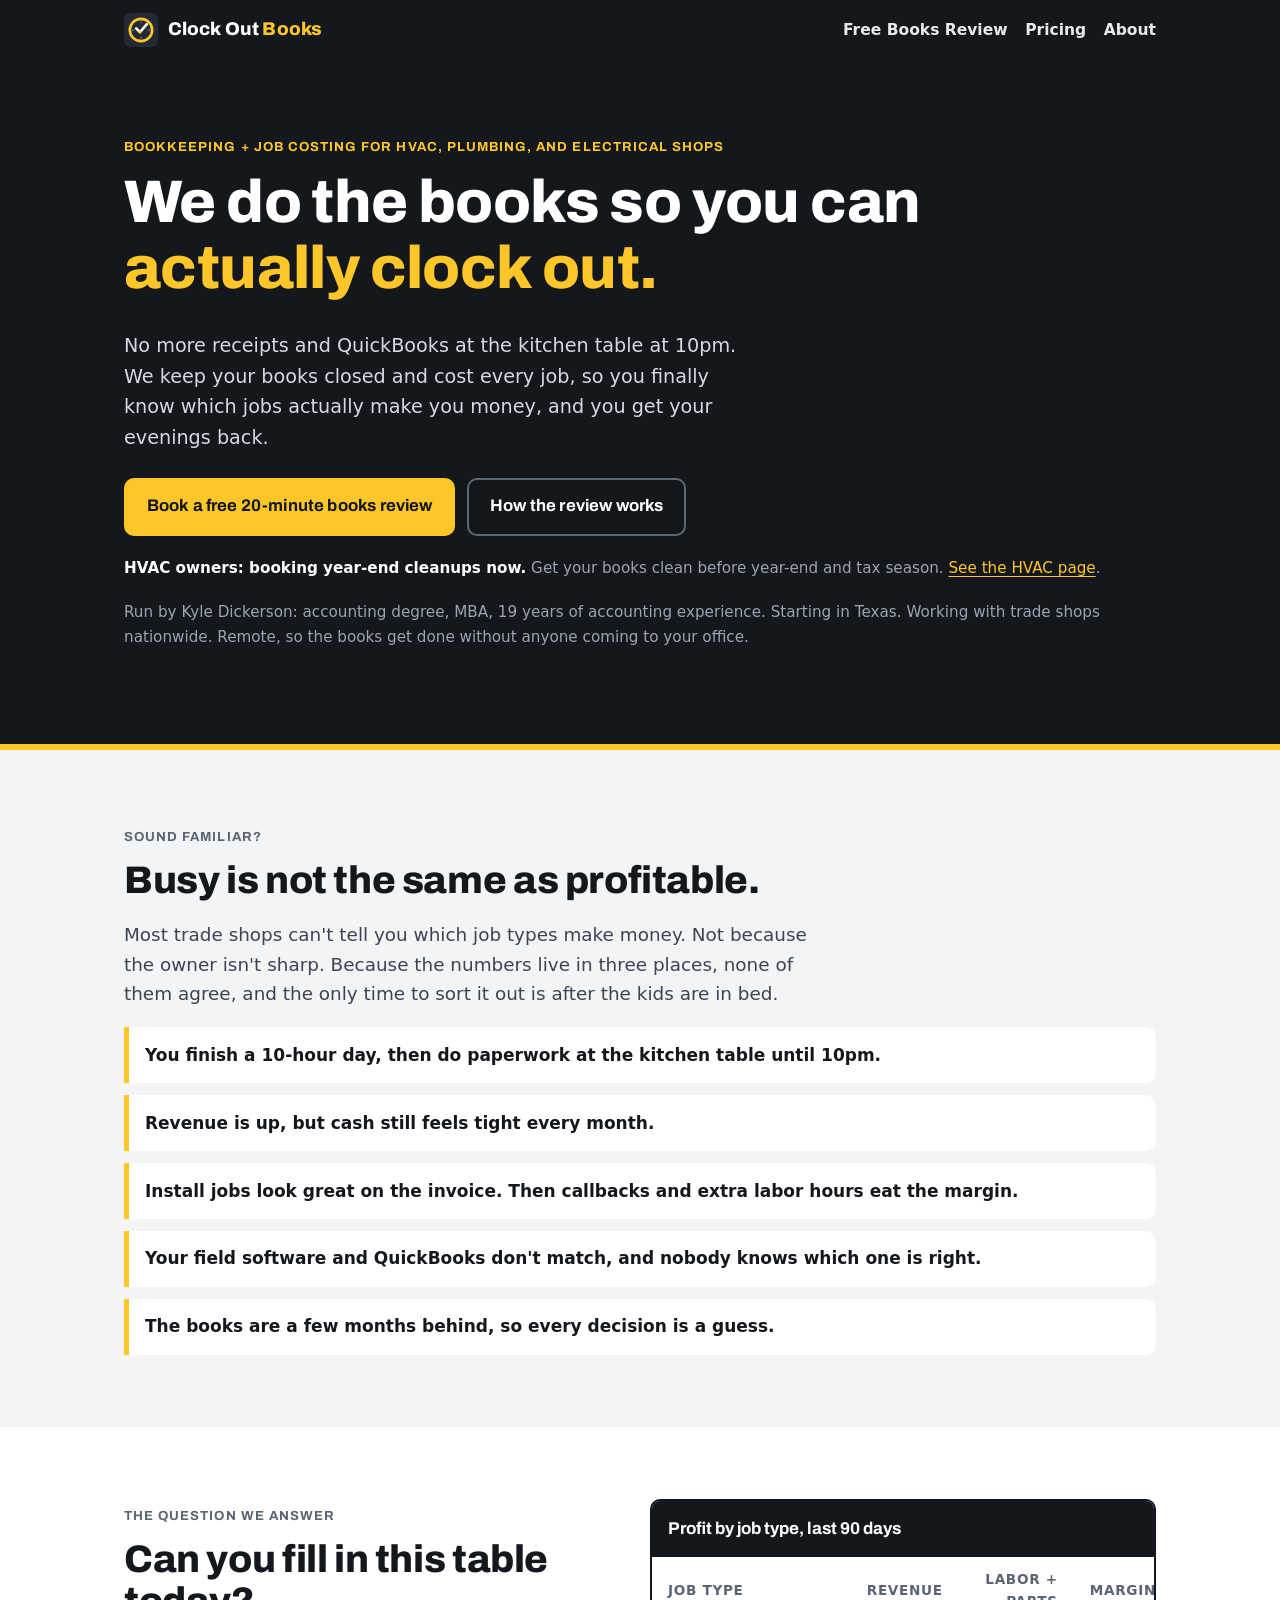
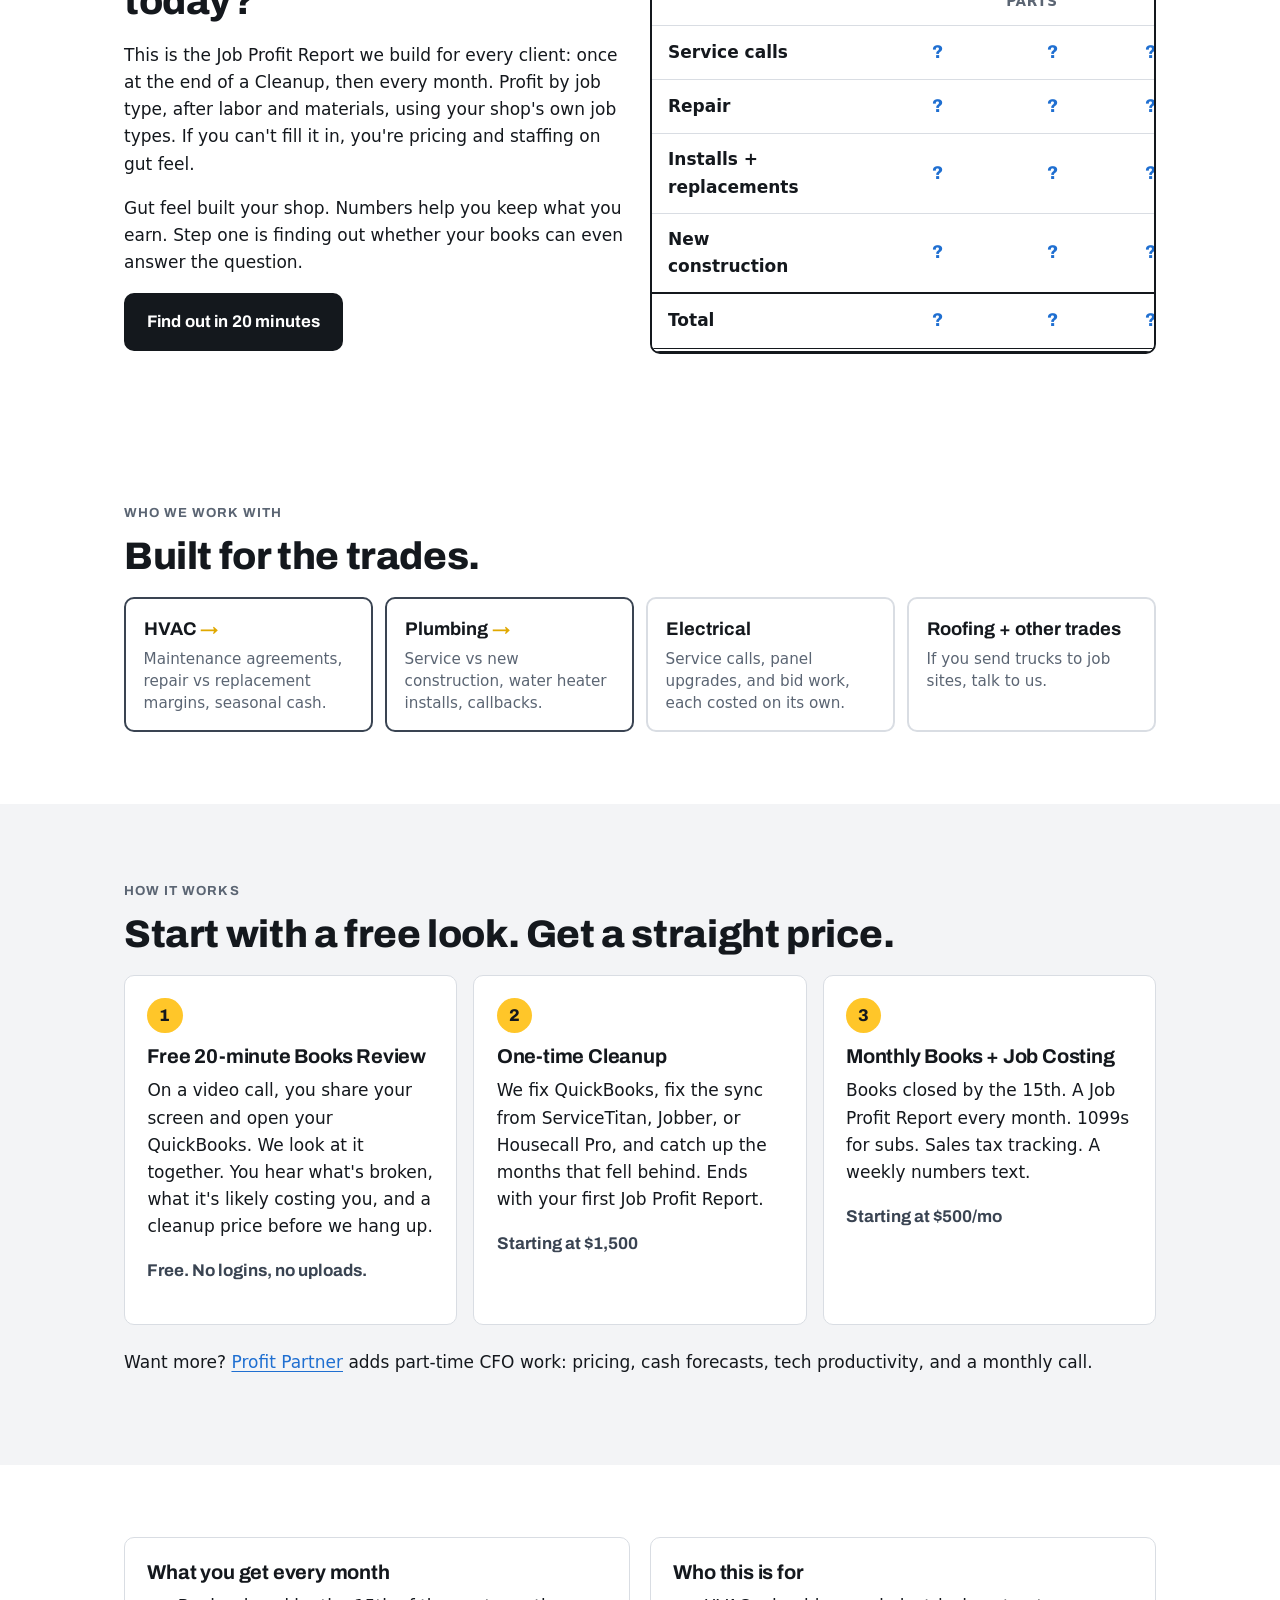
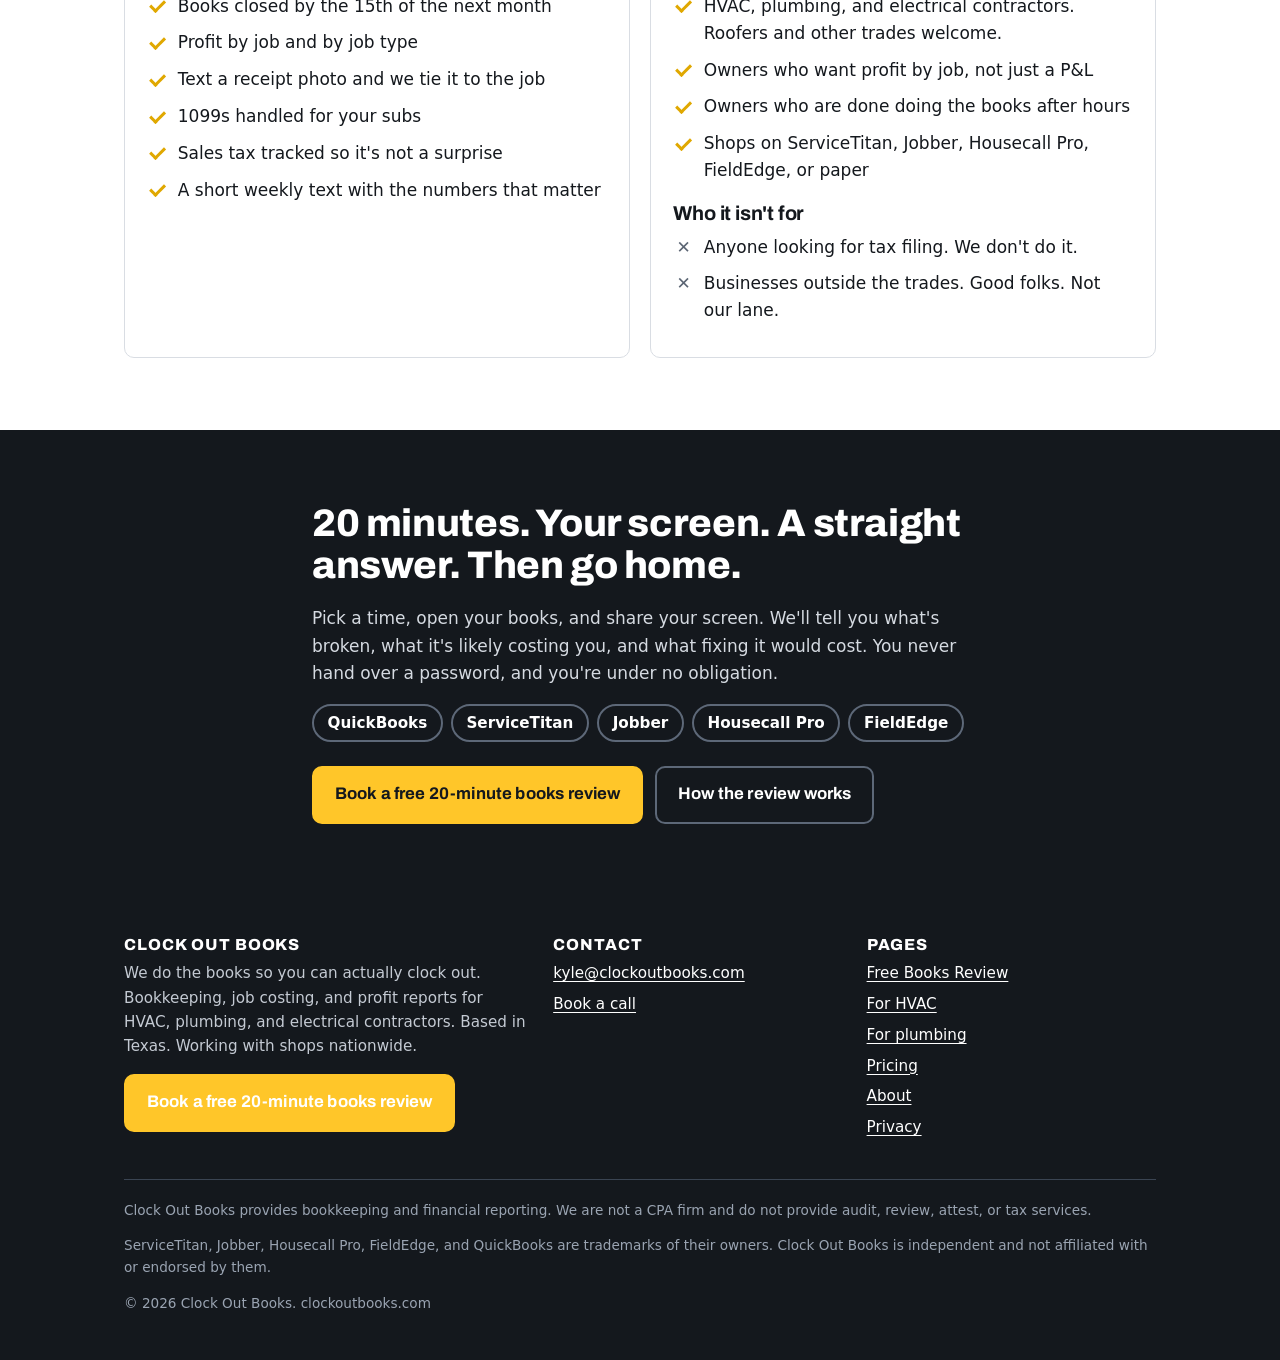
<file: index.html>
<!doctype html>
<html lang="en">
<head>
<meta charset="utf-8">
<meta name="viewport" content="width=device-width, initial-scale=1">
<title>Clock Out Books | Bookkeeping + job costing for HVAC, plumbing, and electrical shops</title>
<meta name="description" content="We do the books so you can actually clock out. Bookkeeping, job costing, and profit reports for HVAC, plumbing, and electrical contractors. Start with a free 20-minute books review.">
<link rel="canonical" href="https://clockoutbooks.com/">
<meta name="theme-color" content="#14181d">
<link rel="icon" href="/favicon.svg" type="image/svg+xml">
<link rel="icon" href="/favicon-32.png" sizes="32x32" type="image/png">
<link rel="apple-touch-icon" href="/apple-touch-icon.png">
<meta property="og:type" content="website">
<meta property="og:site_name" content="Clock Out Books">
<meta property="og:title" content="Clock Out Books | We do the books so you can actually clock out">
<meta property="og:description" content="We do the books so you can actually clock out. Bookkeeping, job costing, and profit reports for HVAC, plumbing, and electrical contractors. Start with a free 20-minute books review.">
<meta property="og:url" content="https://clockoutbooks.com/">
<meta property="og:image" content="https://clockoutbooks.com/og-image.png">
<meta property="og:image:width" content="1200">
<meta property="og:image:height" content="630">
<meta property="og:image:alt" content="Clock Out Books: We do the books so you can actually clock out.">
<meta name="twitter:card" content="summary_large_image">
<link rel="preconnect" href="https://fonts.googleapis.com">
<link rel="preconnect" href="https://fonts.gstatic.com" crossorigin>
<link rel="stylesheet" href="https://fonts.googleapis.com/css2?family=Archivo:wght@700;800&display=swap">
<link rel="stylesheet" href="/styles.css">
</head>
<body>
<a class="skip" href="#main">Skip to content</a>
<header class="site-header">
  <div class="wrap">
    <a class="brand" href="/" aria-label="Clock Out Books home"><svg viewBox="0 0 64 64" aria-hidden="true" focusable="false"><rect width="64" height="64" rx="12" fill="#232a33"/><circle cx="32" cy="32" r="21" fill="none" stroke="#ffc629" stroke-width="5"/><path d="M32 15.5v3.5M48.5 32H45M32 48.5V45M15.5 32H19" stroke="#5b6573" stroke-width="2.5" stroke-linecap="round"/><path d="M23 29l7 7L43 21" fill="none" stroke="#fff" stroke-width="5" stroke-linecap="round" stroke-linejoin="round"/><circle cx="30" cy="36" r="2.6" fill="#ffc629"/></svg><span>Clock Out <b>Books</b></span></a>
    <nav class="nav" aria-label="Main">
      <a href="/books-review.html">Free Books Review</a>
      <a href="/pricing.html">Pricing</a>
      <a href="/about.html">About</a>
    </nav>
  </div>
</header>
<main id="main">
<section class="hero">
  <div class="wrap">
    <span class="eyebrow">Bookkeeping + job costing for HVAC, plumbing, and electrical shops</span>
    <h1>We do the books so you can <span class="hl">actually clock out.</span></h1>
    <p class="lede">No more receipts and QuickBooks at the kitchen table at 10pm. We keep your books closed and cost every job, so you finally know which jobs actually make you money, and you get your evenings back.</p>
    <div class="btn-row">
      <a class="btn btn-primary" href="/books-review.html#review-form">Book a free 20-minute books review</a>
      <a class="btn btn-ghost" href="/books-review.html">How the review works</a>
    </div>
    <p class="note"><strong>HVAC owners: booking year-end cleanups now.</strong> Get your books clean before year-end and tax season. <a href="/hvac.html">See the HVAC page</a>.</p>
    <p class="note">Run by Kyle Dickerson: accounting degree, MBA, 19 years of accounting experience. Starting in Texas. Working with trade shops nationwide. Remote, so the books get done without anyone coming to your office.</p>
  </div>
</section>

<section class="section alt">
  <div class="wrap">
    <div class="narrow">
      <span class="eyebrow">Sound familiar?</span>
      <h2>Busy is not the same as profitable.</h2>
      <p class="lead">Most trade shops can't tell you which job types make money. Not because the owner isn't sharp. Because the numbers live in three places, none of them agree, and the only time to sort it out is after the kids are in bed.</p>
    </div>
    <ul class="pain">
      <li>You finish a 10-hour day, then do paperwork at the kitchen table until 10pm.</li>
      <li>Revenue is up, but cash still feels tight every month.</li>
      <li>Install jobs look great on the invoice. Then callbacks and extra labor hours eat the margin.</li>
      <li>Your field software and QuickBooks don't match, and nobody knows which one is right.</li>
      <li>The books are a few months behind, so every decision is a guess.</li>
    </ul>
  </div>
</section>

<section class="section">
  <div class="wrap grid grid-2" style="align-items:center">
    <div>
      <span class="eyebrow">The question we answer</span>
      <h2>Can you fill in this table today?</h2>
      <p>This is the Job Profit Report we build for every client: once at the end of a Cleanup, then every month. Profit by job type, after labor and materials, using your shop's own job types. If you can't fill it in, you're pricing and staffing on gut feel.</p>
      <p>Gut feel built your shop. Numbers help you keep what you earn. Step one is finding out whether your books can even answer the question.</p>
      <a class="btn btn-dark" href="/books-review.html">Find out in 20 minutes</a>
    </div>
    <div class="ledger-wrap">
      <table class="ledger">
        <caption>Profit by job type, last 90 days</caption>
        <thead><tr><th scope="col">Job type</th><th scope="col">Revenue</th><th scope="col">Labor + parts</th><th scope="col">Margin</th></tr></thead>
        <tbody>
          <tr><th scope="row">Service calls</th><td class="q">?</td><td class="q">?</td><td class="q">?</td></tr>
          <tr><th scope="row">Repair</th><td class="q">?</td><td class="q">?</td><td class="q">?</td></tr>
          <tr><th scope="row">Installs + replacements</th><td class="q">?</td><td class="q">?</td><td class="q">?</td></tr>
          <tr><th scope="row">New construction</th><td class="q">?</td><td class="q">?</td><td class="q">?</td></tr>
        </tbody>
        <tfoot><tr><td>Total</td><td class="q">?</td><td class="q">?</td><td class="q">?</td></tr></tfoot>
      </table>
    </div>
  </div>
</section>

<section class="section" id="trades">
  <div class="wrap">
    <span class="eyebrow">Who we work with</span>
    <h2>Built for the trades.</h2>
    <ul class="trade-strip">
      <li><a href="/hvac.html"><strong>HVAC</strong><span>Maintenance agreements, repair vs replacement margins, seasonal cash.</span></a></li>
      <li><a href="/plumbing.html"><strong>Plumbing</strong><span>Service vs new construction, water heater installs, callbacks.</span></a></li>
      <li><div><strong>Electrical</strong><span>Service calls, panel upgrades, and bid work, each costed on its own.</span></div></li>
      <li><div><strong>Roofing + other trades</strong><span>If you send trucks to job sites, talk to us.</span></div></li>
    </ul>
  </div>
</section>

<section class="section alt">
  <div class="wrap">
    <span class="eyebrow">How it works</span>
    <h2>Start with a free look. Get a straight price.</h2>
    <ol class="steps">
      <li>
        <h3>Free 20-minute Books Review</h3>
        <p>On a video call, you share your screen and open your QuickBooks. We look at it together. You hear what's broken, what it's likely costing you, and a cleanup price before we hang up.</p>
        <p class="price">Free. No logins, no uploads.</p>
      </li>
      <li>
        <h3>One-time Cleanup</h3>
        <p>We fix QuickBooks, fix the sync from ServiceTitan, Jobber, or Housecall Pro, and catch up the months that fell behind. Ends with your first Job Profit Report.</p>
        <p class="price">Starting at $1,500</p>
      </li>
      <li>
        <h3>Monthly Books + Job Costing</h3>
        <p>Books closed by the 15th. A Job Profit Report every month. 1099s for subs. Sales tax tracking. A weekly numbers text.</p>
        <p class="price">Starting at $500/mo</p>
      </li>
    </ol>
    <p style="margin-top:1.5rem">Want more? <a href="/pricing.html#profit-partner">Profit Partner</a> adds part-time CFO work: pricing, cash forecasts, tech productivity, and a monthly call.</p>
  </div>
</section>

<section class="section">
  <div class="wrap grid grid-2">
    <div class="card">
      <h3>What you get every month</h3>
      <ul class="checks">
        <li>Books closed by the 15th of the next month</li>
        <li>Profit by job and by job type</li>
        <li>Text a receipt photo and we tie it to the job</li>
        <li>1099s handled for your subs</li>
        <li>Sales tax tracked so it's not a surprise</li>
        <li>A short weekly text with the numbers that matter</li>
      </ul>
    </div>
    <div class="card">
      <h3>Who this is for</h3>
      <ul class="checks">
        <li>HVAC, plumbing, and electrical contractors. Roofers and other trades welcome.</li>
        <li>Owners who want profit by job, not just a P&amp;L</li>
        <li>Owners who are done doing the books after hours</li>
        <li>Shops on ServiceTitan, Jobber, Housecall Pro, FieldEdge, or paper</li>
      </ul>
      <h3>Who it isn't for</h3>
      <ul class="xs">
        <li>Anyone looking for tax filing. We don't do it.</li>
        <li>Businesses outside the trades. Good folks. Not our lane.</li>
      </ul>
    </div>
  </div>
</section>

<section class="section dark">
  <div class="wrap narrow">
    <h2>20 minutes. Your screen. A straight answer. Then go home.</h2>
    <p>Pick a time, open your books, and share your screen. We'll tell you what's broken, what it's likely costing you, and what fixing it would cost. You never hand over a password, and you're under no obligation.</p>
    <ul class="pill-list" aria-label="Software we work with">
      <li>QuickBooks</li><li>ServiceTitan</li><li>Jobber</li><li>Housecall Pro</li><li>FieldEdge</li>
    </ul>
    <div class="btn-row">
      <a class="btn btn-primary" href="/books-review.html#review-form">Book a free 20-minute books review</a>
      <a class="btn btn-ghost" href="/books-review.html">How the review works</a>
    </div>
  </div>
</section>
</main>
<footer class="site-footer">
  <div class="wrap">
    <div class="cols">
      <div>
        <h2>Clock Out Books</h2>
        <p>We do the books so you can actually clock out. Bookkeeping, job costing, and profit reports for HVAC, plumbing, and electrical contractors. Based in Texas. Working with shops nationwide.</p>
        <p><a class="btn btn-primary" href="/books-review.html">Book a free 20-minute books review</a></p>
      </div>
      <div>
        <h2>Contact</h2>
        <ul>
          <li><a href="mailto:kyle@clockoutbooks.com">kyle@clockoutbooks.com</a></li>
          <li><a href="/books-review.html#review-form">Book a call</a></li>
        </ul>
      </div>
      <div>
        <h2>Pages</h2>
        <ul>
          <li><a href="/books-review.html">Free Books Review</a></li>
          <li><a href="/hvac.html">For HVAC</a></li>
          <li><a href="/plumbing.html">For plumbing</a></li>
          <li><a href="/pricing.html">Pricing</a></li>
          <li><a href="/about.html">About</a></li>
          <li><a href="/privacy.html">Privacy</a></li>
        </ul>
      </div>
    </div>
    <div class="legal">
      <p>Clock Out Books provides bookkeeping and financial reporting. We are not a CPA firm and do not provide audit, review, attest, or tax services.</p>
      <p>ServiceTitan, Jobber, Housecall Pro, FieldEdge, and QuickBooks are trademarks of their owners. Clock Out Books is independent and not affiliated with or endorsed by them.</p>
      <p>&copy; <span data-year>2026</span> Clock Out Books. clockoutbooks.com</p>
    </div>
  </div>
</footer>
<script src="/site.js" defer></script>
</body>
</html>
</file>
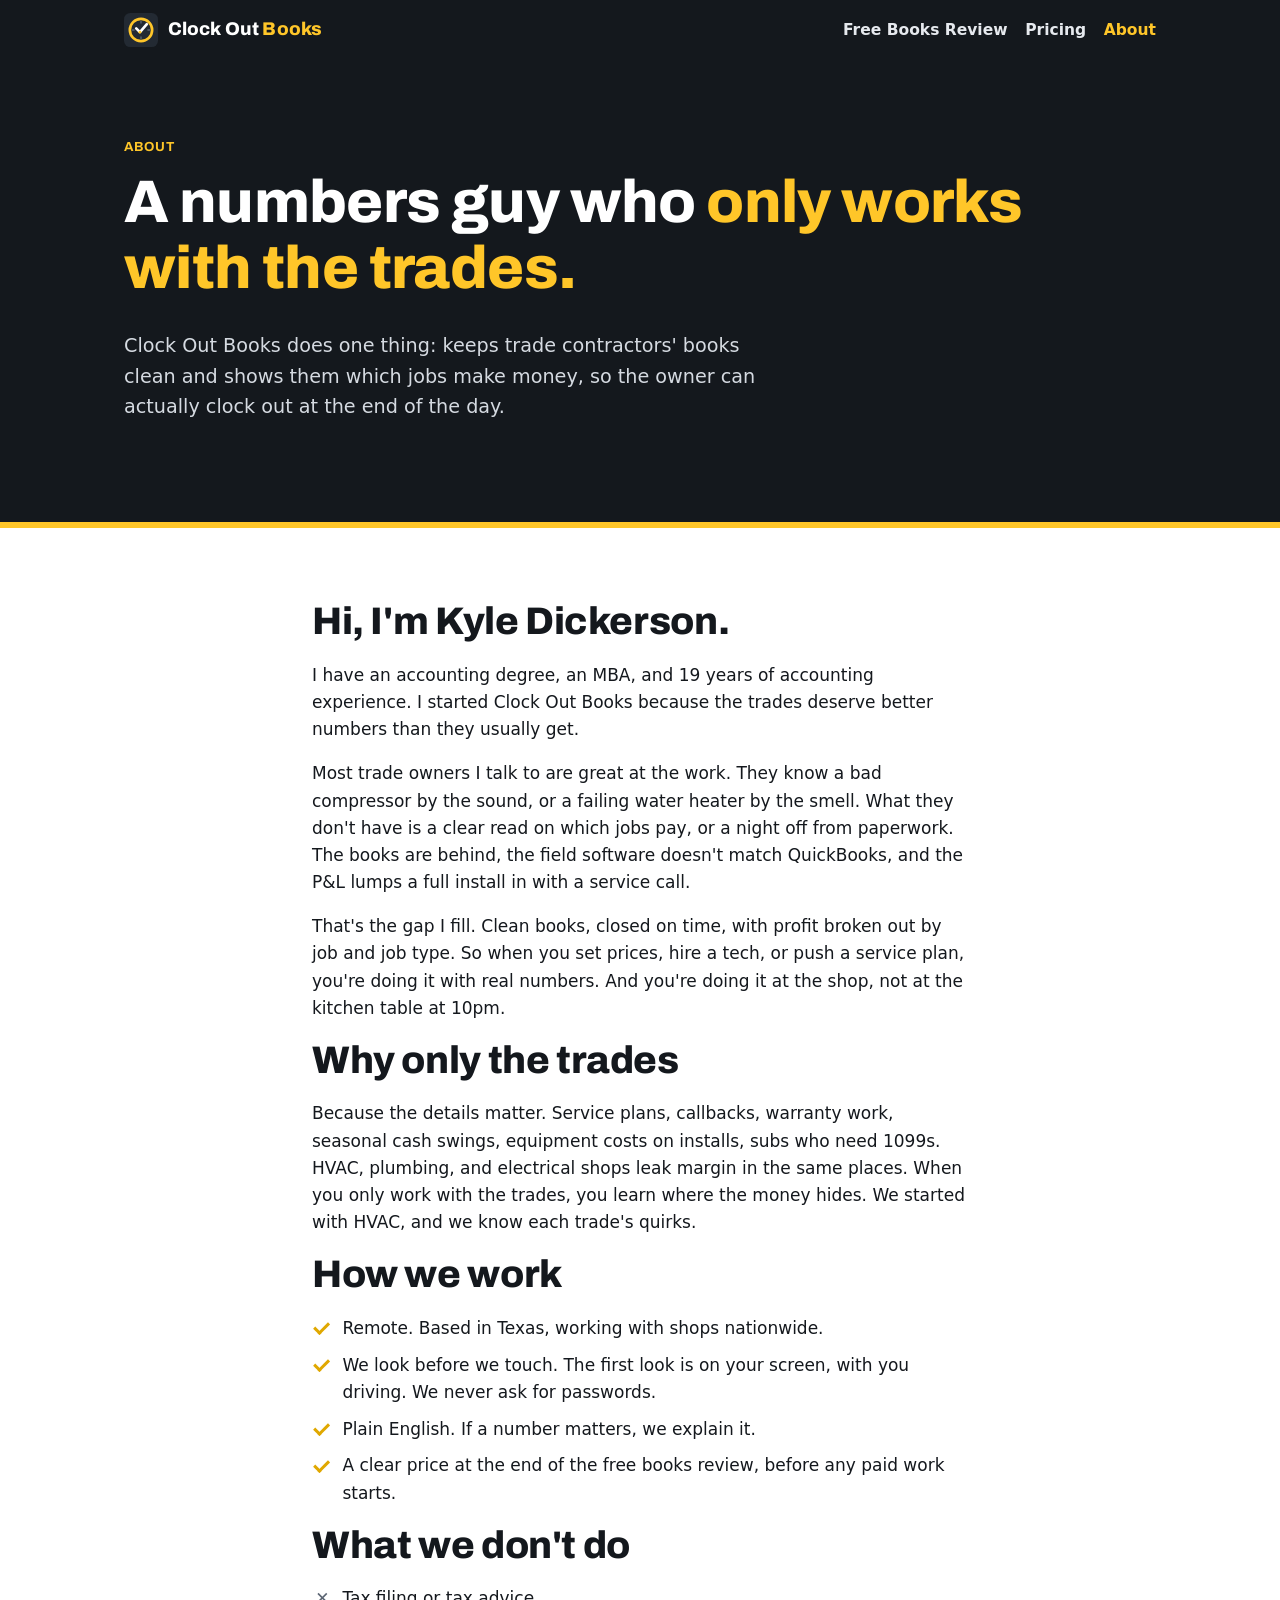
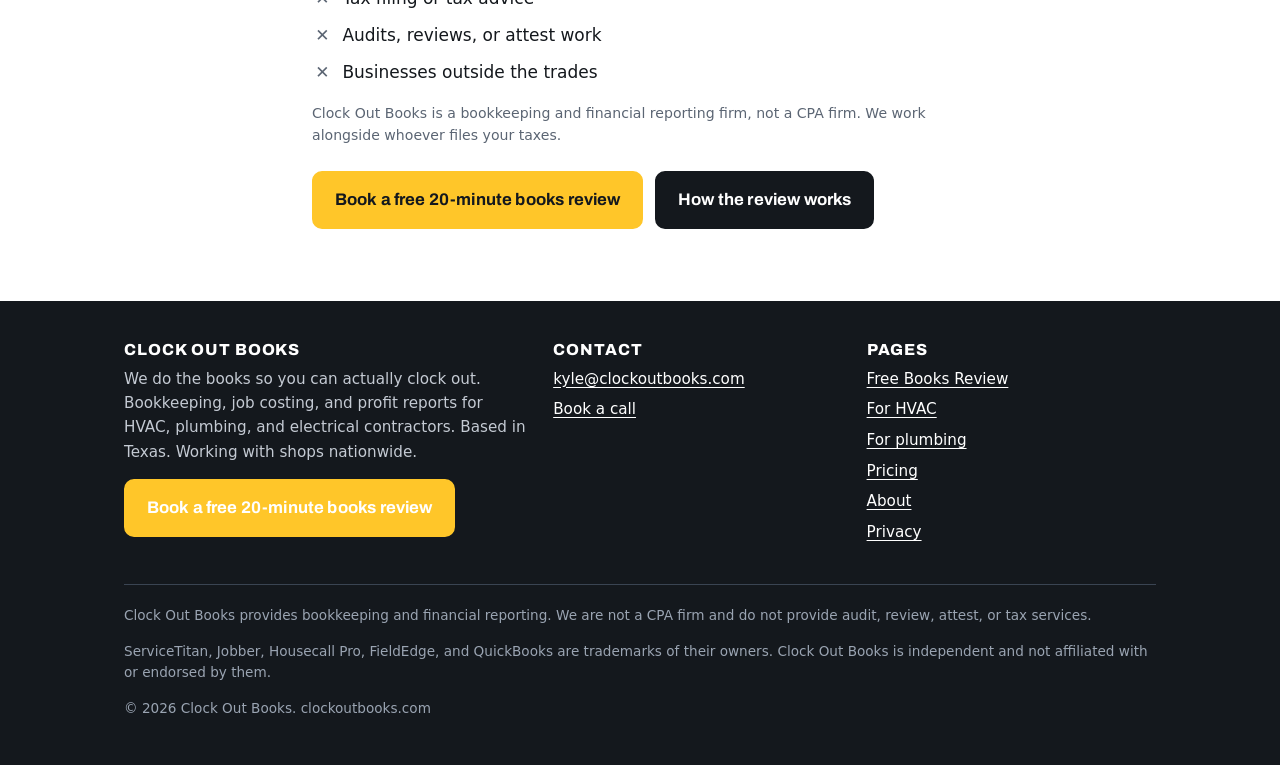
<file: about.html>
<!doctype html>
<html lang="en">
<head>
<meta charset="utf-8">
<meta name="viewport" content="width=device-width, initial-scale=1">
<title>About | Clock Out Books</title>
<meta name="description" content="Clock Out Books does bookkeeping and job costing for HVAC, plumbing, and electrical contractors, so owners can actually clock out. Based in Texas, working nationwide.">
<link rel="canonical" href="https://clockoutbooks.com/about">
<meta name="theme-color" content="#14181d">
<link rel="icon" href="/favicon.svg" type="image/svg+xml">
<link rel="icon" href="/favicon-32.png" sizes="32x32" type="image/png">
<link rel="apple-touch-icon" href="/apple-touch-icon.png">
<meta property="og:type" content="website">
<meta property="og:site_name" content="Clock Out Books">
<meta property="og:title" content="About | Clock Out Books">
<meta property="og:description" content="Clock Out Books does bookkeeping and job costing for HVAC, plumbing, and electrical contractors, so owners can actually clock out. Based in Texas, working nationwide.">
<meta property="og:url" content="https://clockoutbooks.com/about">
<meta property="og:image" content="https://clockoutbooks.com/og-image.png">
<meta property="og:image:width" content="1200">
<meta property="og:image:height" content="630">
<meta property="og:image:alt" content="Clock Out Books: We do the books so you can actually clock out.">
<meta name="twitter:card" content="summary_large_image">
<link rel="preconnect" href="https://fonts.googleapis.com">
<link rel="preconnect" href="https://fonts.gstatic.com" crossorigin>
<link rel="stylesheet" href="https://fonts.googleapis.com/css2?family=Archivo:wght@700;800&display=swap">
<link rel="stylesheet" href="/styles.css">
</head>
<body>
<a class="skip" href="#main">Skip to content</a>
<header class="site-header">
  <div class="wrap">
    <a class="brand" href="/" aria-label="Clock Out Books home"><svg viewBox="0 0 64 64" aria-hidden="true" focusable="false"><rect width="64" height="64" rx="12" fill="#232a33"/><circle cx="32" cy="32" r="21" fill="none" stroke="#ffc629" stroke-width="5"/><path d="M32 15.5v3.5M48.5 32H45M32 48.5V45M15.5 32H19" stroke="#5b6573" stroke-width="2.5" stroke-linecap="round"/><path d="M23 29l7 7L43 21" fill="none" stroke="#fff" stroke-width="5" stroke-linecap="round" stroke-linejoin="round"/><circle cx="30" cy="36" r="2.6" fill="#ffc629"/></svg><span>Clock Out <b>Books</b></span></a>
    <nav class="nav" aria-label="Main">
      <a href="/books-review.html">Free Books Review</a>
      <a href="/pricing.html">Pricing</a>
      <a href="/about.html" aria-current="page">About</a>
    </nav>
  </div>
</header>
<main id="main">
<section class="hero">
  <div class="wrap">
    <span class="eyebrow">About</span>
    <h1>A numbers guy who <span class="hl">only works with the trades.</span></h1>
    <p class="lede">Clock Out Books does one thing: keeps trade contractors' books clean and shows them which jobs make money, so the owner can actually clock out at the end of the day.</p>
  </div>
</section>

<section class="section">
  <div class="wrap narrow">
    <h2>Hi, I'm Kyle Dickerson.</h2>
    <p>I have an accounting degree, an MBA, and 19 years of accounting experience. I started Clock Out Books because the trades deserve better numbers than they usually get.</p>
    <p>Most trade owners I talk to are great at the work. They know a bad compressor by the sound, or a failing water heater by the smell. What they don't have is a clear read on which jobs pay, or a night off from paperwork. The books are behind, the field software doesn't match QuickBooks, and the P&amp;L lumps a full install in with a service call.</p>
    <p>That's the gap I fill. Clean books, closed on time, with profit broken out by job and job type. So when you set prices, hire a tech, or push a service plan, you're doing it with real numbers. And you're doing it at the shop, not at the kitchen table at 10pm.</p>

    <h2>Why only the trades</h2>
    <p>Because the details matter. Service plans, callbacks, warranty work, seasonal cash swings, equipment costs on installs, subs who need 1099s. HVAC, plumbing, and electrical shops leak margin in the same places. When you only work with the trades, you learn where the money hides. We started with HVAC, and we know each trade's quirks.</p>

    <h2>How we work</h2>
    <ul class="checks">
      <li>Remote. Based in Texas, working with shops nationwide.</li>
      <li>We look before we touch. The first look is on your screen, with you driving. We never ask for passwords.</li>
      <li>Plain English. If a number matters, we explain it.</li>
      <li>A clear price at the end of the free books review, before any paid work starts.</li>
    </ul>

    <h2>What we don't do</h2>
    <ul class="xs">
      <li>Tax filing or tax advice</li>
      <li>Audits, reviews, or attest work</li>
      <li>Businesses outside the trades</li>
    </ul>
    <p class="fine" style="margin-top:1rem">Clock Out Books is a bookkeeping and financial reporting firm, not a CPA firm. We work alongside whoever files your taxes.</p>

    <div class="btn-row">
      <a class="btn btn-primary" href="/books-review.html#review-form">Book a free 20-minute books review</a>
      <a class="btn btn-dark" href="/books-review.html">How the review works</a>
    </div>
  </div>
</section>
</main>
<footer class="site-footer">
  <div class="wrap">
    <div class="cols">
      <div>
        <h2>Clock Out Books</h2>
        <p>We do the books so you can actually clock out. Bookkeeping, job costing, and profit reports for HVAC, plumbing, and electrical contractors. Based in Texas. Working with shops nationwide.</p>
        <p><a class="btn btn-primary" href="/books-review.html">Book a free 20-minute books review</a></p>
      </div>
      <div>
        <h2>Contact</h2>
        <ul>
          <li><a href="mailto:kyle@clockoutbooks.com">kyle@clockoutbooks.com</a></li>
          <li><a href="/books-review.html#review-form">Book a call</a></li>
        </ul>
      </div>
      <div>
        <h2>Pages</h2>
        <ul>
          <li><a href="/books-review.html">Free Books Review</a></li>
          <li><a href="/hvac.html">For HVAC</a></li>
          <li><a href="/plumbing.html">For plumbing</a></li>
          <li><a href="/pricing.html">Pricing</a></li>
          <li><a href="/about.html">About</a></li>
          <li><a href="/privacy.html">Privacy</a></li>
        </ul>
      </div>
    </div>
    <div class="legal">
      <p>Clock Out Books provides bookkeeping and financial reporting. We are not a CPA firm and do not provide audit, review, attest, or tax services.</p>
      <p>ServiceTitan, Jobber, Housecall Pro, FieldEdge, and QuickBooks are trademarks of their owners. Clock Out Books is independent and not affiliated with or endorsed by them.</p>
      <p>&copy; <span data-year>2026</span> Clock Out Books. clockoutbooks.com</p>
    </div>
  </div>
</footer>
<script src="/site.js" defer></script>
</body>
</html>
</file>
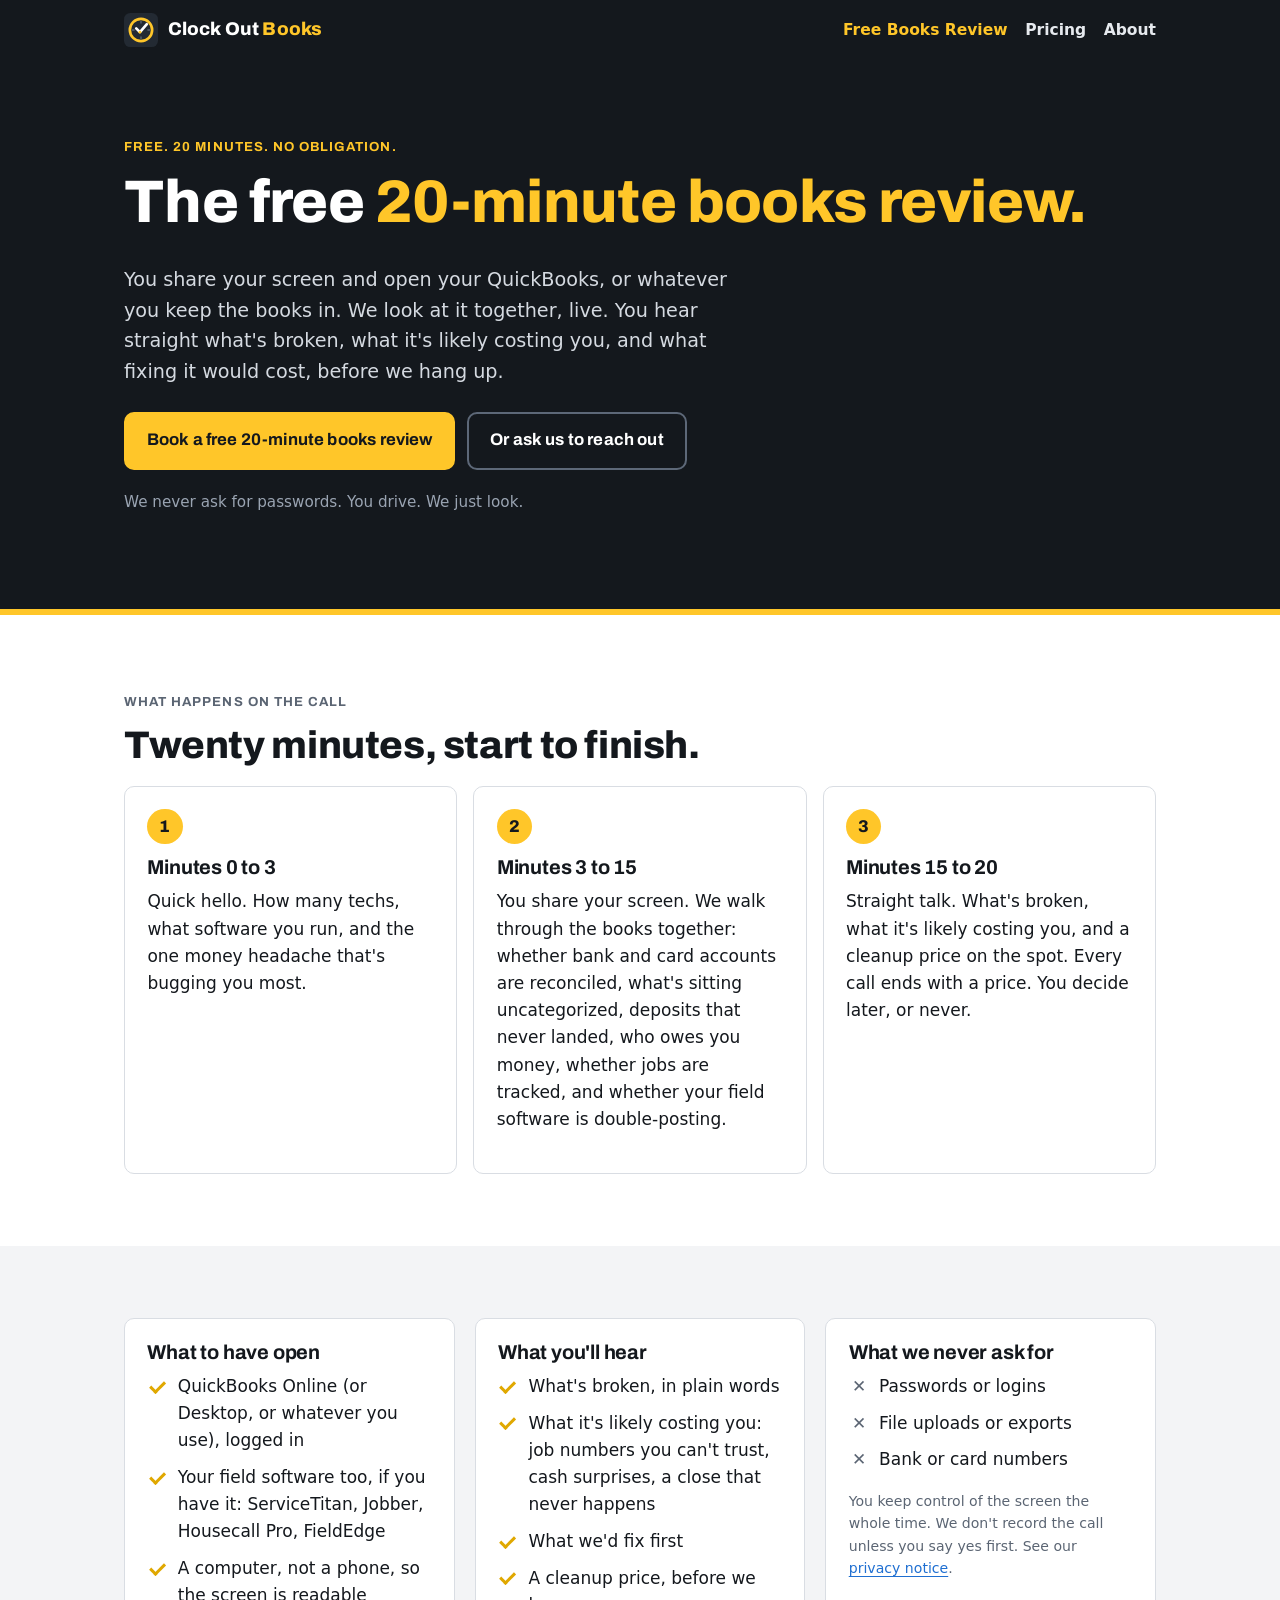
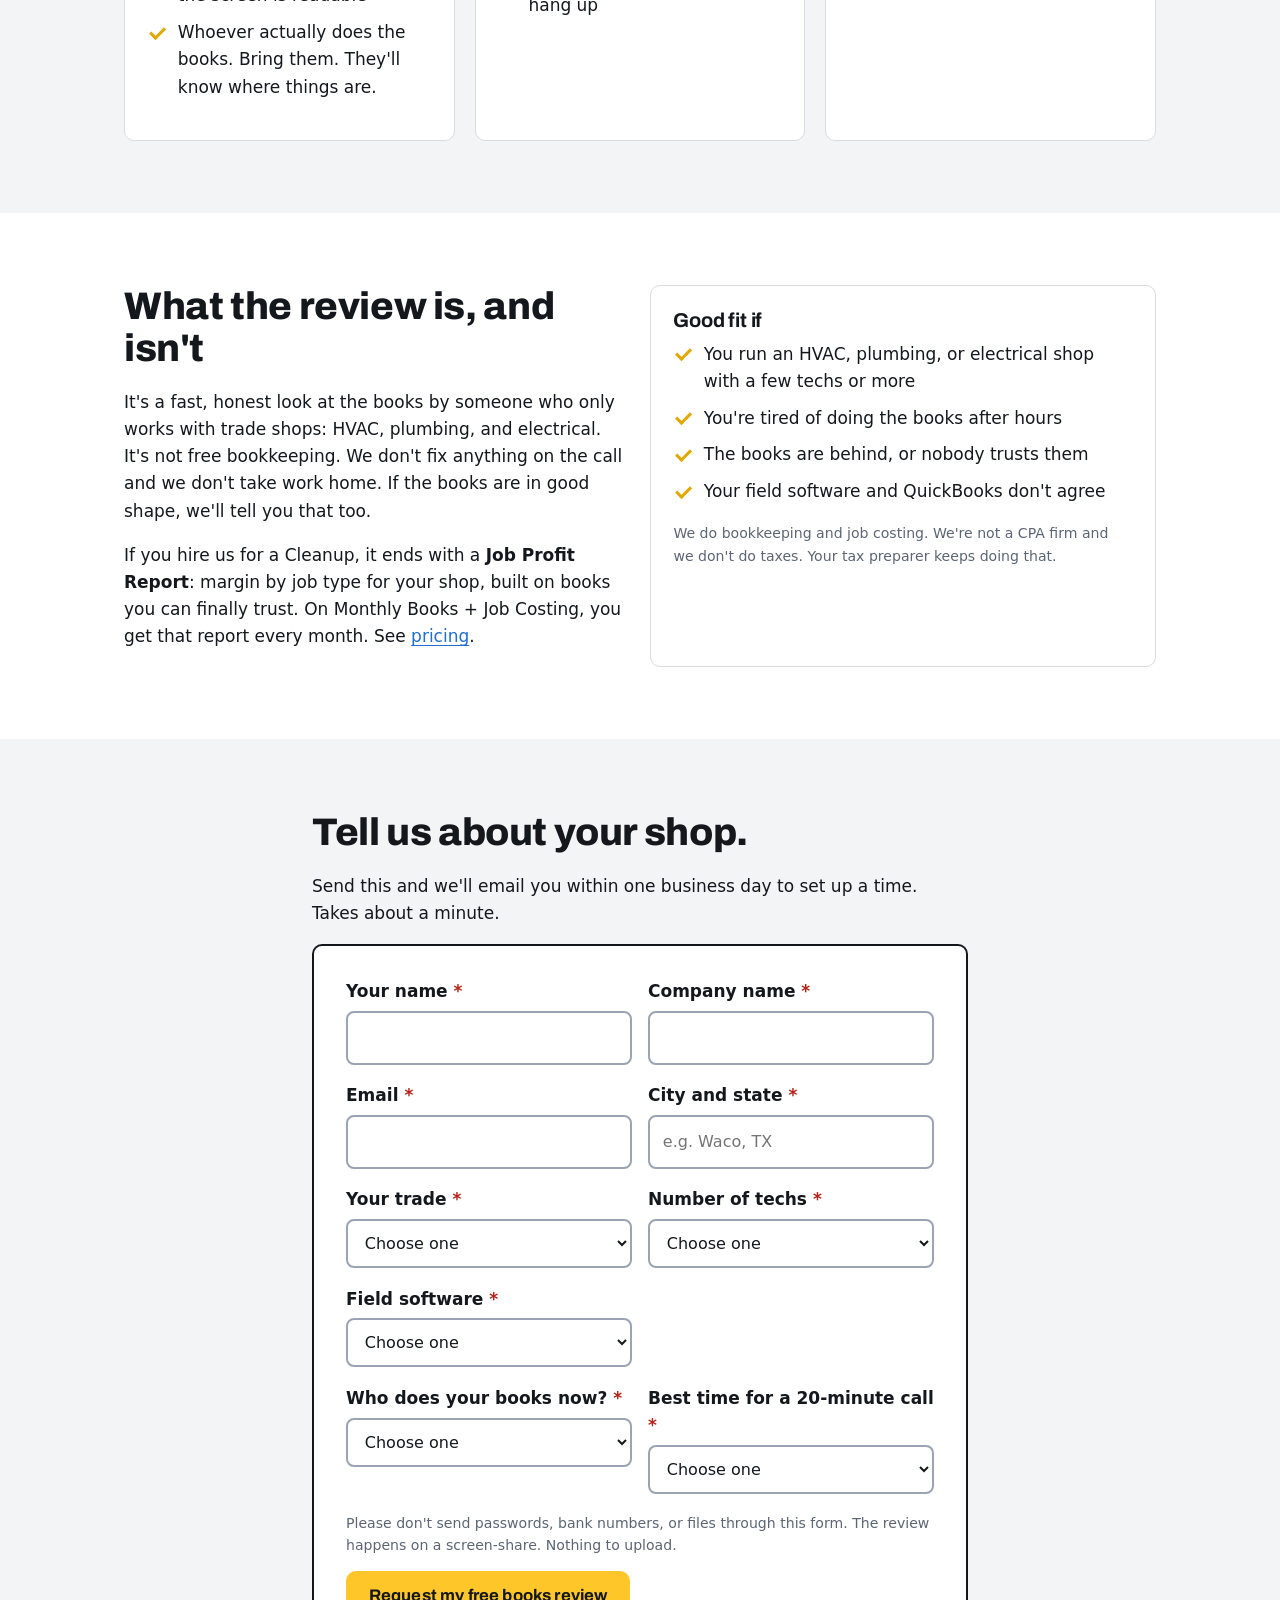
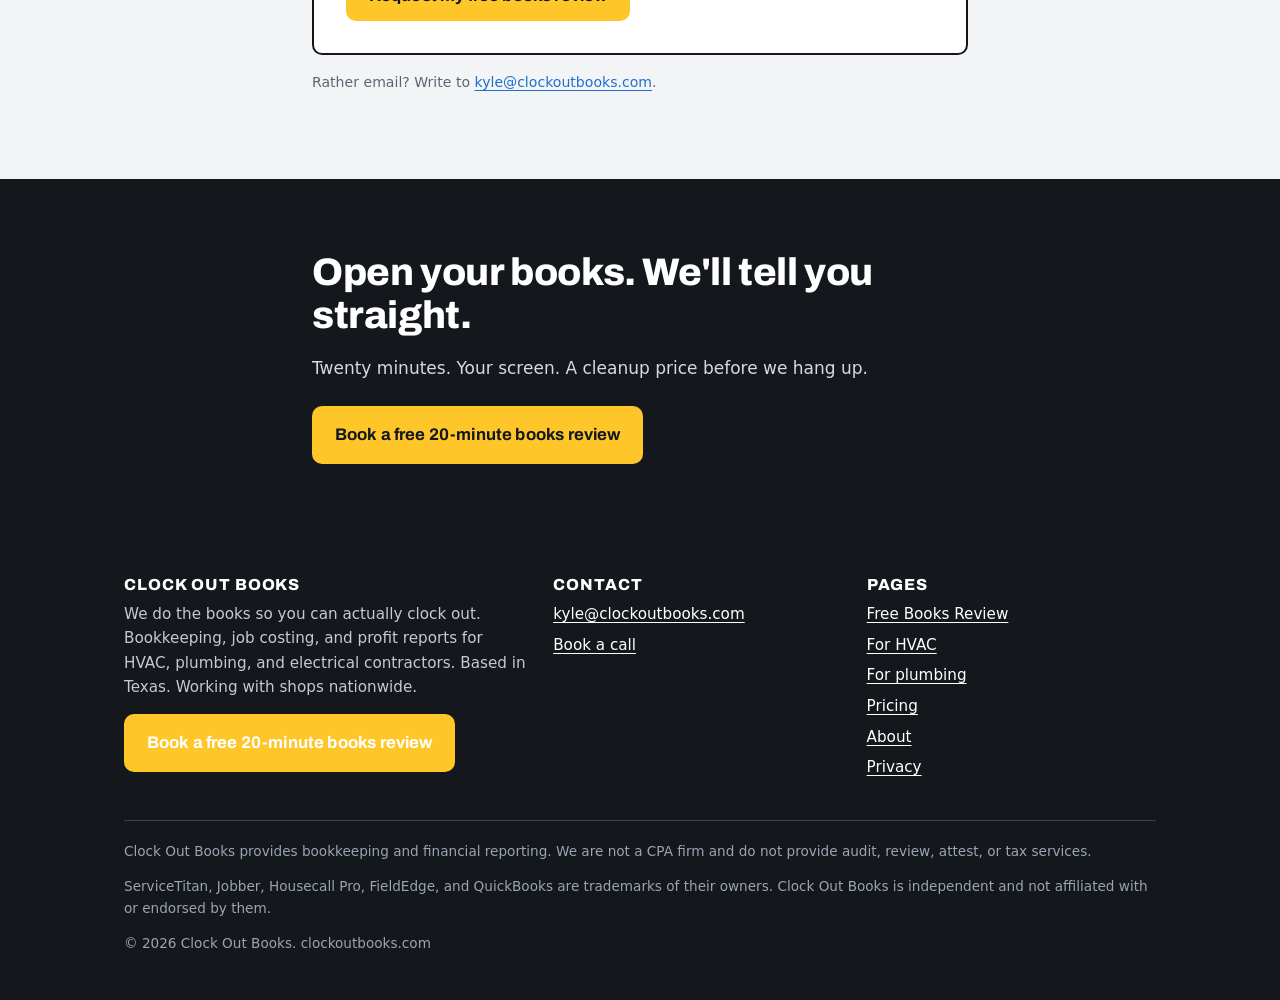
<file: books-review.html>
<!doctype html>
<html lang="en">
<head>
<meta charset="utf-8">
<meta name="viewport" content="width=device-width, initial-scale=1">
<title>Free 20-Minute Books Review | Clock Out Books</title>
<meta name="description" content="Share your screen, open your QuickBooks, and hear straight what's broken in your shop's books, what it's likely costing you, and a cleanup price. Free, 20 minutes, no passwords.">
<link rel="canonical" href="https://clockoutbooks.com/books-review">
<meta name="theme-color" content="#14181d">
<link rel="icon" href="/favicon.svg" type="image/svg+xml">
<link rel="icon" href="/favicon-32.png" sizes="32x32" type="image/png">
<link rel="apple-touch-icon" href="/apple-touch-icon.png">
<meta property="og:type" content="website">
<meta property="og:site_name" content="Clock Out Books">
<meta property="og:title" content="Free 20-Minute Books Review | Clock Out Books">
<meta property="og:description" content="Share your screen, open your QuickBooks, and hear straight what's broken in your shop's books, what it's likely costing you, and a cleanup price. Free, 20 minutes, no passwords.">
<meta property="og:url" content="https://clockoutbooks.com/books-review">
<meta property="og:image" content="https://clockoutbooks.com/og-image.png">
<meta property="og:image:width" content="1200">
<meta property="og:image:height" content="630">
<meta property="og:image:alt" content="Clock Out Books: We do the books so you can actually clock out.">
<meta name="twitter:card" content="summary_large_image">
<link rel="preconnect" href="https://fonts.googleapis.com">
<link rel="preconnect" href="https://fonts.gstatic.com" crossorigin>
<link rel="stylesheet" href="https://fonts.googleapis.com/css2?family=Archivo:wght@700;800&display=swap">
<link rel="stylesheet" href="/styles.css">
</head>
<body>
<a class="skip" href="#main">Skip to content</a>
<header class="site-header">
  <div class="wrap">
    <a class="brand" href="/" aria-label="Clock Out Books home"><svg viewBox="0 0 64 64" aria-hidden="true" focusable="false"><rect width="64" height="64" rx="12" fill="#232a33"/><circle cx="32" cy="32" r="21" fill="none" stroke="#ffc629" stroke-width="5"/><path d="M32 15.5v3.5M48.5 32H45M32 48.5V45M15.5 32H19" stroke="#5b6573" stroke-width="2.5" stroke-linecap="round"/><path d="M23 29l7 7L43 21" fill="none" stroke="#fff" stroke-width="5" stroke-linecap="round" stroke-linejoin="round"/><circle cx="30" cy="36" r="2.6" fill="#ffc629"/></svg><span>Clock Out <b>Books</b></span></a>
    <nav class="nav" aria-label="Main">
      <a href="/books-review.html" aria-current="page">Free Books Review</a>
      <a href="/pricing.html">Pricing</a>
      <a href="/about.html">About</a>
    </nav>
  </div>
</header>
<main id="main">
<section class="hero">
  <div class="wrap">
    <span class="eyebrow">Free. 20 minutes. No obligation.</span>
    <h1>The free <span class="hl">20-minute books review.</span></h1>
    <p class="lede">You share your screen and open your QuickBooks, or whatever you keep the books in. We look at it together, live. You hear straight what's broken, what it's likely costing you, and what fixing it would cost, before we hang up.</p>
    <div class="btn-row">
      <a class="btn btn-primary" href="/books-review.html#review-form">Book a free 20-minute books review</a>
      <a class="btn btn-ghost" href="#request">Or ask us to reach out</a>
    </div>
    <p class="note">We never ask for passwords. You drive. We just look.</p>
  </div>
</section>

<section class="section">
  <div class="wrap">
    <span class="eyebrow">What happens on the call</span>
    <h2>Twenty minutes, start to finish.</h2>
    <ol class="steps">
      <li>
        <h3>Minutes 0 to 3</h3>
        <p>Quick hello. How many techs, what software you run, and the one money headache that's bugging you most.</p>
      </li>
      <li>
        <h3>Minutes 3 to 15</h3>
        <p>You share your screen. We walk through the books together: whether bank and card accounts are reconciled, what's sitting uncategorized, deposits that never landed, who owes you money, whether jobs are tracked, and whether your field software is double-posting.</p>
      </li>
      <li>
        <h3>Minutes 15 to 20</h3>
        <p>Straight talk. What's broken, what it's likely costing you, and a cleanup price on the spot. Every call ends with a price. You decide later, or never.</p>
      </li>
    </ol>
  </div>
</section>

<section class="section alt">
  <div class="wrap grid grid-3">
    <div class="card">
      <h3>What to have open</h3>
      <ul class="checks">
        <li>QuickBooks Online (or Desktop, or whatever you use), logged in</li>
        <li>Your field software too, if you have it: ServiceTitan, Jobber, Housecall Pro, FieldEdge</li>
        <li>A computer, not a phone, so the screen is readable</li>
        <li>Whoever actually does the books. Bring them. They'll know where things are.</li>
      </ul>
    </div>
    <div class="card">
      <h3>What you'll hear</h3>
      <ul class="checks">
        <li>What's broken, in plain words</li>
        <li>What it's likely costing you: job numbers you can't trust, cash surprises, a close that never happens</li>
        <li>What we'd fix first</li>
        <li>A cleanup price, before we hang up</li>
      </ul>
    </div>
    <div class="card">
      <h3>What we never ask for</h3>
      <ul class="xs">
        <li>Passwords or logins</li>
        <li>File uploads or exports</li>
        <li>Bank or card numbers</li>
      </ul>
      <p class="fine" style="margin-top:1rem">You keep control of the screen the whole time. We don't record the call unless you say yes first. See our <a href="/privacy.html">privacy notice</a>.</p>
    </div>
  </div>
</section>

<section class="section">
  <div class="wrap grid grid-2">
    <div>
      <h2>What the review is, and isn't</h2>
      <p>It's a fast, honest look at the books by someone who only works with trade shops: HVAC, plumbing, and electrical. It's not free bookkeeping. We don't fix anything on the call and we don't take work home. If the books are in good shape, we'll tell you that too.</p>
      <p>If you hire us for a Cleanup, it ends with a <strong>Job Profit Report</strong>: margin by job type for your shop, built on books you can finally trust. On Monthly Books + Job Costing, you get that report every month. See <a href="/pricing.html">pricing</a>.</p>
    </div>
    <div class="card">
      <h3>Good fit if</h3>
      <ul class="checks">
        <li>You run an HVAC, plumbing, or electrical shop with a few techs or more</li>
        <li>You're tired of doing the books after hours</li>
        <li>The books are behind, or nobody trusts them</li>
        <li>Your field software and QuickBooks don't agree</li>
      </ul>
      <p class="fine">We do bookkeeping and job costing. We're not a CPA firm and we don't do taxes. Your tax preparer keeps doing that.</p>
    </div>
  </div>
</section>

<section class="section alt" id="request">
  <div class="wrap narrow">
    <h2>Tell us about your shop.</h2>
    
    <p>Send this and we'll email you within one business day to set up a time. Takes about a minute.</p>
    <form class="form" id="review-form" action="https://formsubmit.co/ajax/kyle@clockoutbooks.com" method="POST" accept-charset="UTF-8">
      <input type="hidden" name="_subject" value="New Books Review request">
      <input type="hidden" name="form" value="books-review">
      <input type="hidden" name="_template" value="table">
      <input type="hidden" name="_next" value="https://clockoutbooks.com/thanks.html">
      <div class="hp" aria-hidden="true">
        <label for="website">Leave this empty</label>
        <input type="text" id="website" name="_honey" tabindex="-1" autocomplete="off">
      </div>
      <div class="field-row">
        <div class="field">
          <label for="name">Your name <span class="req" aria-hidden="true">*</span></label>
          <input type="text" id="name" name="name" autocomplete="name" required>
        </div>
        <div class="field">
          <label for="company">Company name <span class="req" aria-hidden="true">*</span></label>
          <input type="text" id="company" name="company" autocomplete="organization" required>
        </div>
      </div>
      <div class="field-row">
        <div class="field">
          <label for="email">Email <span class="req" aria-hidden="true">*</span></label>
          <input type="email" id="email" name="email" autocomplete="email" required>
        </div>
        <div class="field">
          <label for="city">City and state <span class="req" aria-hidden="true">*</span></label>
          <input type="text" id="city" name="city_state" autocomplete="address-level2" placeholder="e.g. Waco, TX" required>
        </div>
      </div>
      <div class="field-row">
        <div class="field">
          <label for="trade">Your trade <span class="req" aria-hidden="true">*</span></label>
          <select id="trade" name="trade" required>
            <option value="">Choose one</option>
            <option>HVAC</option>
            <option>Plumbing</option>
            <option>Electrical</option>
            <option>Roofing</option>
            <option>Other trade</option>
          </select>
        </div>
        <div class="field">
          <label for="techs">Number of techs <span class="req" aria-hidden="true">*</span></label>
          <select id="techs" name="techs" required>
            <option value="">Choose one</option>
            <option>1 to 3</option>
            <option>4 to 10</option>
            <option>11 to 25</option>
            <option>26 or more</option>
          </select>
        </div>
        <div class="field">
          <label for="software">Field software <span class="req" aria-hidden="true">*</span></label>
          <select id="software" name="field_software" required>
            <option value="">Choose one</option>
            <option>ServiceTitan</option>
            <option>Jobber</option>
            <option>Housecall Pro</option>
            <option>FieldEdge</option>
            <option>Other</option>
            <option>None</option>
          </select>
        </div>
      </div>
      <div class="field-row">
        <div class="field">
          <label for="books">Who does your books now? <span class="req" aria-hidden="true">*</span></label>
          <select id="books" name="bookkeeping_now" required>
            <option value="">Choose one</option>
            <option>I do them myself</option>
            <option>My spouse</option>
            <option>An office person</option>
            <option>A bookkeeper</option>
            <option>My tax preparer</option>
            <option>Nobody right now</option>
          </select>
        </div>
        <div class="field">
          <label for="besttime">Best time for a 20-minute call <span class="req" aria-hidden="true">*</span></label>
          <select id="besttime" name="best_time" required>
            <option value="">Choose one</option>
            <option>Early morning (before 9am)</option>
            <option>Mid-morning</option>
            <option>Lunchtime</option>
            <option>Afternoon</option>
            <option>Evening (after 5pm)</option>
          </select>
        </div>
      </div>
      <p class="fine">Please don't send passwords, bank numbers, or files through this form. The review happens on a screen-share. Nothing to upload.</p>
      <button class="btn btn-primary" type="submit">Request my free books review</button>
      <p class="form-status" id="form-status" role="status" aria-live="polite"></p>
      <noscript><p class="fine">After you submit, you'll see a confirmation page. Trouble with the form? Email <a href="mailto:kyle@clockoutbooks.com">kyle@clockoutbooks.com</a>.</p></noscript>
    </form>
    <p class="fine" style="margin-top:1rem">Rather email? Write to <a href="mailto:kyle@clockoutbooks.com">kyle@clockoutbooks.com</a>.</p>
  </div>
</section>

<section class="section dark">
  <div class="wrap narrow">
    <h2>Open your books. We'll tell you straight.</h2>
    <p>Twenty minutes. Your screen. A cleanup price before we hang up.</p>
    <div class="btn-row"><a class="btn btn-primary" href="/books-review.html#review-form">Book a free 20-minute books review</a></div>
  </div>
</section>
</main>
<footer class="site-footer">
  <div class="wrap">
    <div class="cols">
      <div>
        <h2>Clock Out Books</h2>
        <p>We do the books so you can actually clock out. Bookkeeping, job costing, and profit reports for HVAC, plumbing, and electrical contractors. Based in Texas. Working with shops nationwide.</p>
        <p><a class="btn btn-primary" href="/books-review.html">Book a free 20-minute books review</a></p>
      </div>
      <div>
        <h2>Contact</h2>
        <ul>
          <li><a href="mailto:kyle@clockoutbooks.com">kyle@clockoutbooks.com</a></li>
          <li><a href="/books-review.html#review-form">Book a call</a></li>
        </ul>
      </div>
      <div>
        <h2>Pages</h2>
        <ul>
          <li><a href="/books-review.html">Free Books Review</a></li>
          <li><a href="/hvac.html">For HVAC</a></li>
          <li><a href="/plumbing.html">For plumbing</a></li>
          <li><a href="/pricing.html">Pricing</a></li>
          <li><a href="/about.html">About</a></li>
          <li><a href="/privacy.html">Privacy</a></li>
        </ul>
      </div>
    </div>
    <div class="legal">
      <p>Clock Out Books provides bookkeeping and financial reporting. We are not a CPA firm and do not provide audit, review, attest, or tax services.</p>
      <p>ServiceTitan, Jobber, Housecall Pro, FieldEdge, and QuickBooks are trademarks of their owners. Clock Out Books is independent and not affiliated with or endorsed by them.</p>
      <p>&copy; <span data-year>2026</span> Clock Out Books. clockoutbooks.com</p>
    </div>
  </div>
</footer>
<script src="/site.js" defer></script>
</body>
</html>
</file>
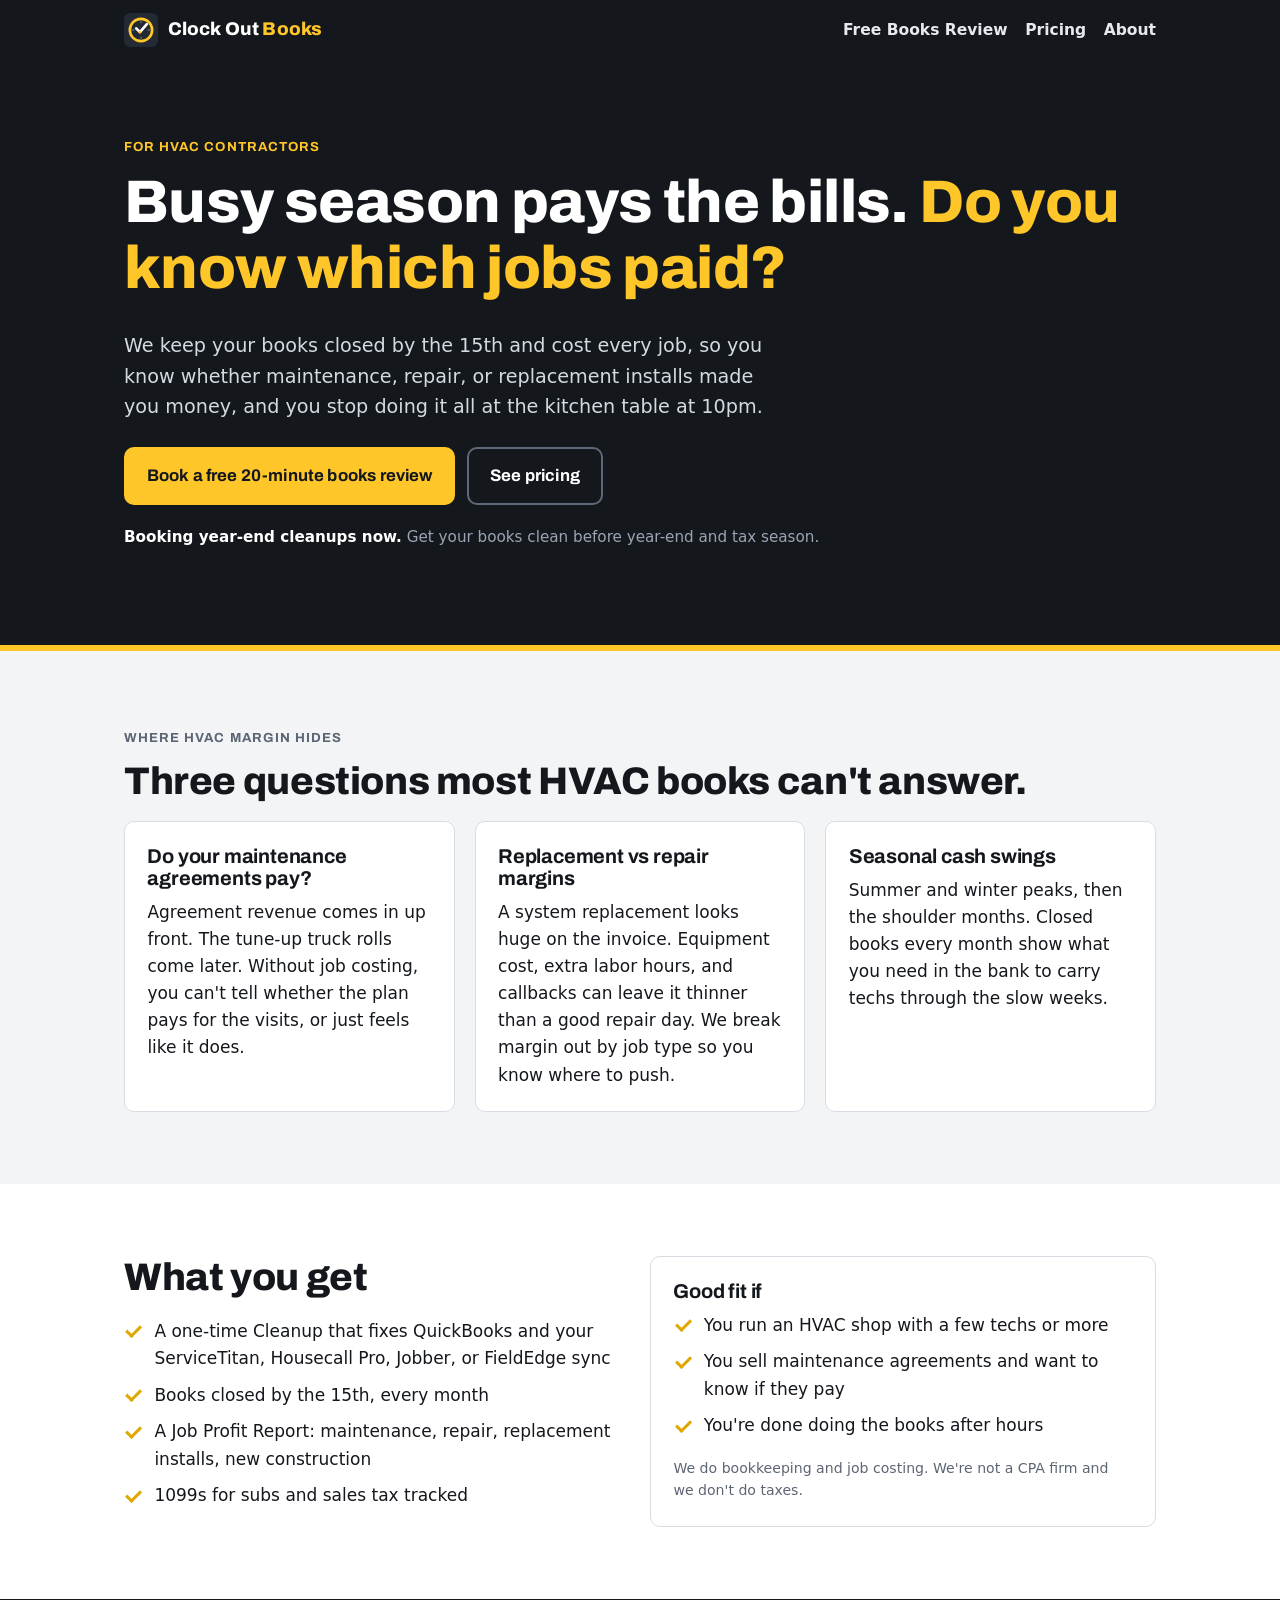
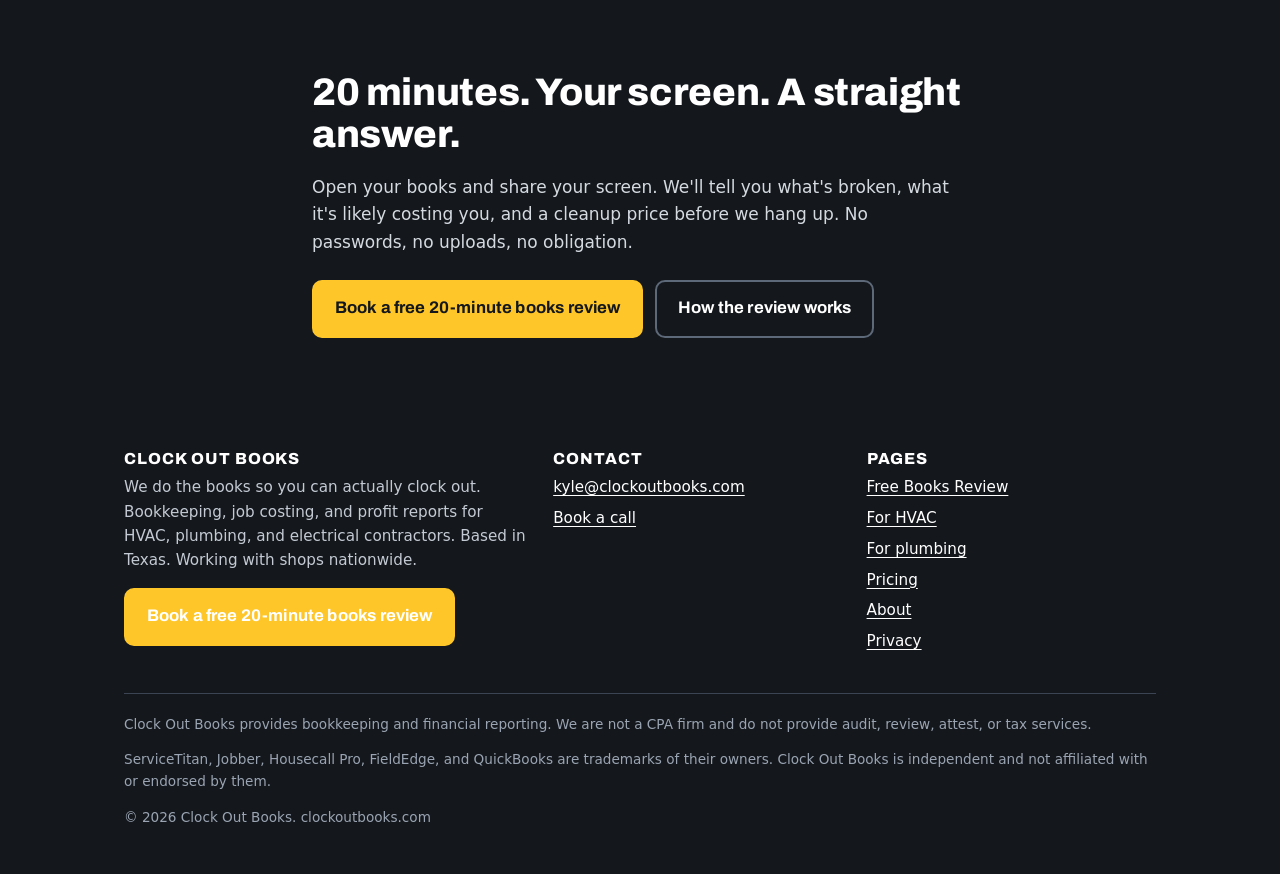
<file: hvac.html>
<!doctype html>
<html lang="en">
<head>
<meta charset="utf-8">
<meta name="viewport" content="width=device-width, initial-scale=1">
<title>Bookkeeping + Job Costing for HVAC Contractors | Clock Out Books</title>
<meta name="description" content="Bookkeeping and job costing for HVAC shops: maintenance agreement profitability, repair vs replacement margins, and cash through the slow season. Free 20-minute books review.">
<link rel="canonical" href="https://clockoutbooks.com/hvac">
<meta name="theme-color" content="#14181d">
<link rel="icon" href="/favicon.svg" type="image/svg+xml">
<link rel="icon" href="/favicon-32.png" sizes="32x32" type="image/png">
<link rel="apple-touch-icon" href="/apple-touch-icon.png">
<meta property="og:type" content="website">
<meta property="og:site_name" content="Clock Out Books">
<meta property="og:title" content="Bookkeeping + Job Costing for HVAC Contractors | Clock Out Books">
<meta property="og:description" content="Bookkeeping and job costing for HVAC shops: maintenance agreement profitability, repair vs replacement margins, and cash through the slow season. Free 20-minute books review.">
<meta property="og:url" content="https://clockoutbooks.com/hvac">
<meta property="og:image" content="https://clockoutbooks.com/og-image.png">
<meta property="og:image:width" content="1200">
<meta property="og:image:height" content="630">
<meta property="og:image:alt" content="Clock Out Books: We do the books so you can actually clock out.">
<meta name="twitter:card" content="summary_large_image">
<link rel="preconnect" href="https://fonts.googleapis.com">
<link rel="preconnect" href="https://fonts.gstatic.com" crossorigin>
<link rel="stylesheet" href="https://fonts.googleapis.com/css2?family=Archivo:wght@700;800&display=swap">
<link rel="stylesheet" href="/styles.css">
</head>
<body>
<a class="skip" href="#main">Skip to content</a>
<header class="site-header">
  <div class="wrap">
    <a class="brand" href="/" aria-label="Clock Out Books home"><svg viewBox="0 0 64 64" aria-hidden="true" focusable="false"><rect width="64" height="64" rx="12" fill="#232a33"/><circle cx="32" cy="32" r="21" fill="none" stroke="#ffc629" stroke-width="5"/><path d="M32 15.5v3.5M48.5 32H45M32 48.5V45M15.5 32H19" stroke="#5b6573" stroke-width="2.5" stroke-linecap="round"/><path d="M23 29l7 7L43 21" fill="none" stroke="#fff" stroke-width="5" stroke-linecap="round" stroke-linejoin="round"/><circle cx="30" cy="36" r="2.6" fill="#ffc629"/></svg><span>Clock Out <b>Books</b></span></a>
    <nav class="nav" aria-label="Main">
      <a href="/books-review.html">Free Books Review</a>
      <a href="/pricing.html">Pricing</a>
      <a href="/about.html">About</a>
    </nav>
  </div>
</header>
<main id="main">
<section class="hero">
  <div class="wrap">
    <span class="eyebrow">For HVAC contractors</span>
    <h1>Busy season pays the bills. <span class="hl">Do you know which jobs paid?</span></h1>
    <p class="lede">We keep your books closed by the 15th and cost every job, so you know whether maintenance, repair, or replacement installs made you money, and you stop doing it all at the kitchen table at 10pm.</p>
    <div class="btn-row">
      <a class="btn btn-primary" href="/books-review.html#review-form">Book a free 20-minute books review</a>
      <a class="btn btn-ghost" href="/pricing.html">See pricing</a>
    </div>
    <p class="note"><strong>Booking year-end cleanups now.</strong> Get your books clean before year-end and tax season.</p>
  </div>
</section>

<section class="section alt">
  <div class="wrap">
    <span class="eyebrow">Where HVAC margin hides</span>
    <h2>Three questions most HVAC books can't answer.</h2>
    <div class="grid grid-3">
      <div class="card">
        <h3>Do your maintenance agreements pay?</h3>
        <p>Agreement revenue comes in up front. The tune-up truck rolls come later. Without job costing, you can't tell whether the plan pays for the visits, or just feels like it does.</p>
      </div>
      <div class="card">
        <h3>Replacement vs repair margins</h3>
        <p>A system replacement looks huge on the invoice. Equipment cost, extra labor hours, and callbacks can leave it thinner than a good repair day. We break margin out by job type so you know where to push.</p>
      </div>
      <div class="card">
        <h3>Seasonal cash swings</h3>
        <p>Summer and winter peaks, then the shoulder months. Closed books every month show what you need in the bank to carry techs through the slow weeks.</p>
      </div>
    </div>
  </div>
</section>

<section class="section">
  <div class="wrap grid grid-2">
    <div>
      <h2>What you get</h2>
      <ul class="checks">
        <li>A one-time Cleanup that fixes QuickBooks and your ServiceTitan, Housecall Pro, Jobber, or FieldEdge sync</li>
        <li>Books closed by the 15th, every month</li>
        <li>A Job Profit Report: maintenance, repair, replacement installs, new construction</li>
        <li>1099s for subs and sales tax tracked</li>
      </ul>
    </div>
    <div class="card">
      <h3>Good fit if</h3>
      <ul class="checks">
        <li>You run an HVAC shop with a few techs or more</li>
        <li>You sell maintenance agreements and want to know if they pay</li>
        <li>You're done doing the books after hours</li>
      </ul>
      <p class="fine">We do bookkeeping and job costing. We're not a CPA firm and we don't do taxes.</p>
    </div>
  </div>
</section>

<section class="section dark">
  <div class="wrap narrow">
    <h2>20 minutes. Your screen. A straight answer.</h2>
    <p>Open your books and share your screen. We'll tell you what's broken, what it's likely costing you, and a cleanup price before we hang up. No passwords, no uploads, no obligation.</p>
    <div class="btn-row">
      <a class="btn btn-primary" href="/books-review.html#review-form">Book a free 20-minute books review</a>
      <a class="btn btn-ghost" href="/books-review.html">How the review works</a>
    </div>
  </div>
</section>
</main>
<footer class="site-footer">
  <div class="wrap">
    <div class="cols">
      <div>
        <h2>Clock Out Books</h2>
        <p>We do the books so you can actually clock out. Bookkeeping, job costing, and profit reports for HVAC, plumbing, and electrical contractors. Based in Texas. Working with shops nationwide.</p>
        <p><a class="btn btn-primary" href="/books-review.html">Book a free 20-minute books review</a></p>
      </div>
      <div>
        <h2>Contact</h2>
        <ul>
          <li><a href="mailto:kyle@clockoutbooks.com">kyle@clockoutbooks.com</a></li>
          <li><a href="/books-review.html#review-form">Book a call</a></li>
        </ul>
      </div>
      <div>
        <h2>Pages</h2>
        <ul>
          <li><a href="/books-review.html">Free Books Review</a></li>
          <li><a href="/hvac.html">For HVAC</a></li>
          <li><a href="/plumbing.html">For plumbing</a></li>
          <li><a href="/pricing.html">Pricing</a></li>
          <li><a href="/about.html">About</a></li>
          <li><a href="/privacy.html">Privacy</a></li>
        </ul>
      </div>
    </div>
    <div class="legal">
      <p>Clock Out Books provides bookkeeping and financial reporting. We are not a CPA firm and do not provide audit, review, attest, or tax services.</p>
      <p>ServiceTitan, Jobber, Housecall Pro, FieldEdge, and QuickBooks are trademarks of their owners. Clock Out Books is independent and not affiliated with or endorsed by them.</p>
      <p>&copy; <span data-year>2026</span> Clock Out Books. clockoutbooks.com</p>
    </div>
  </div>
</footer>
<script src="/site.js" defer></script>
</body>
</html>
</file>
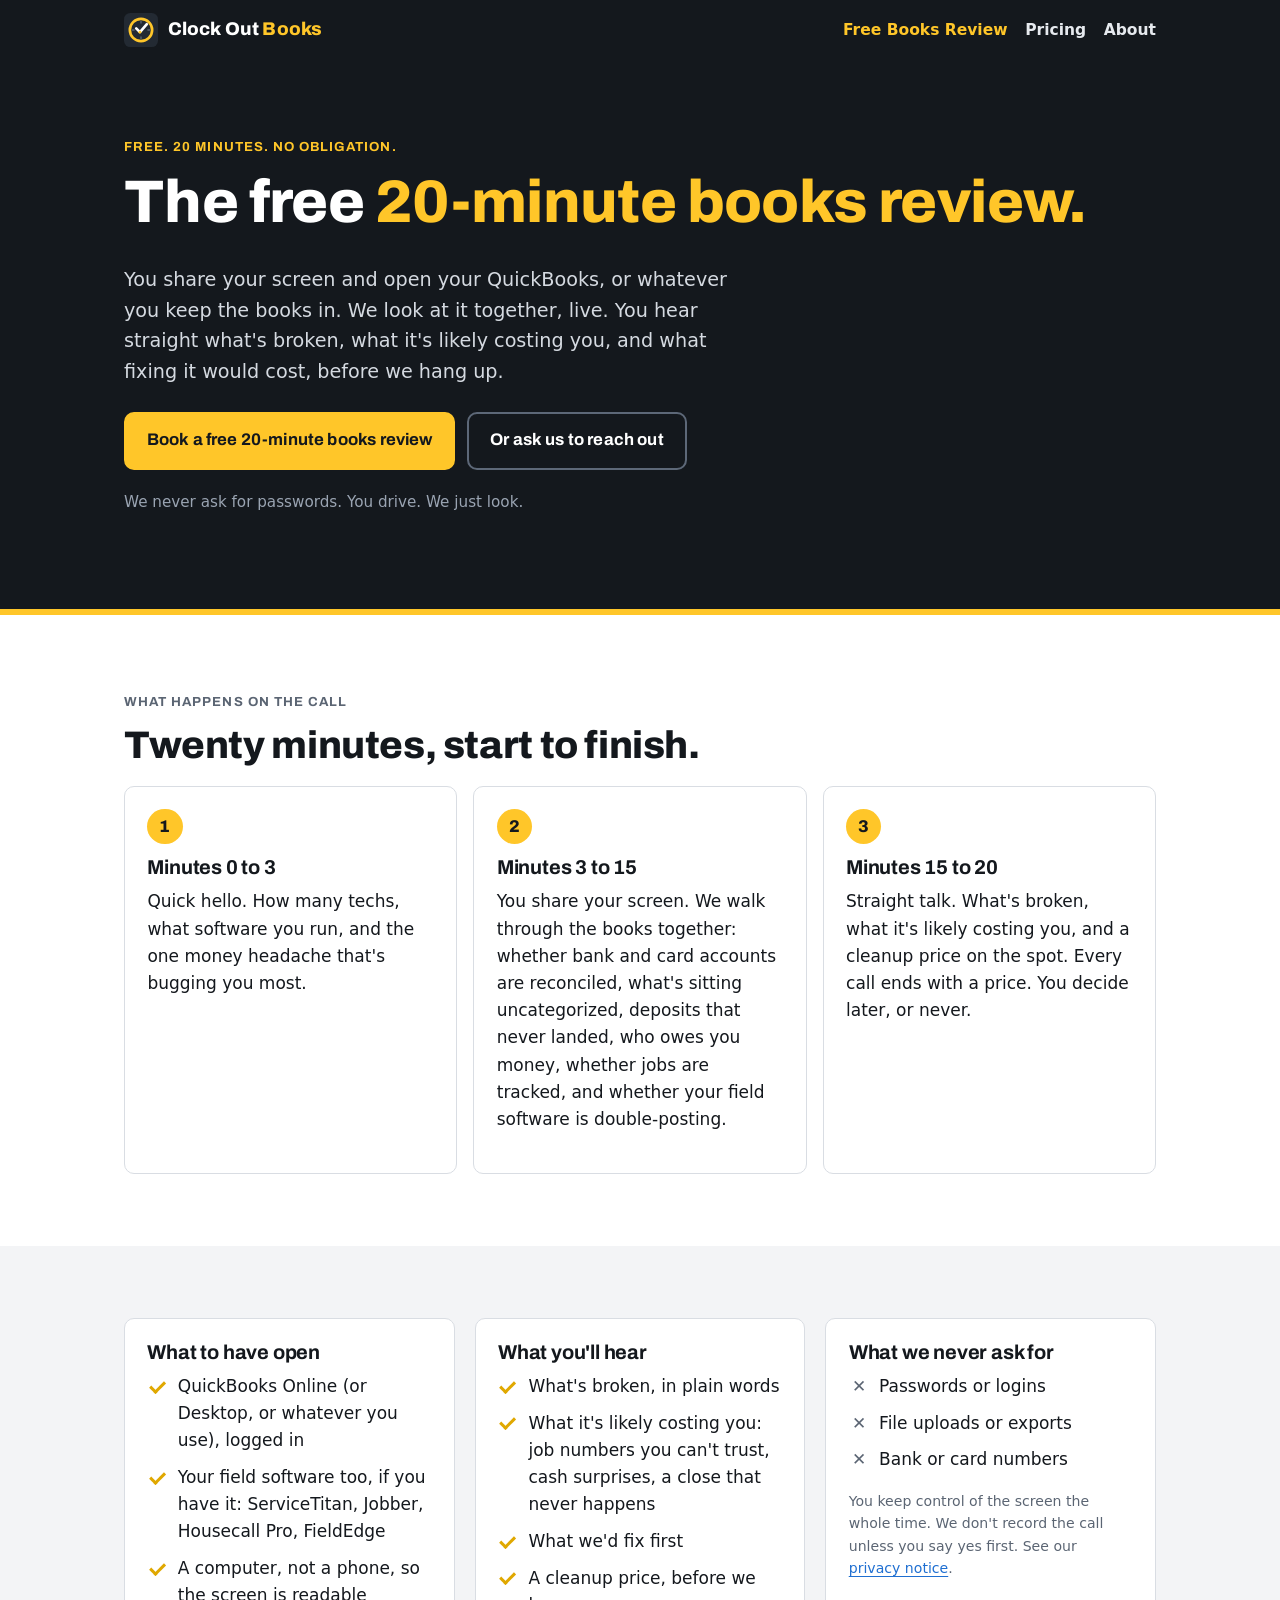
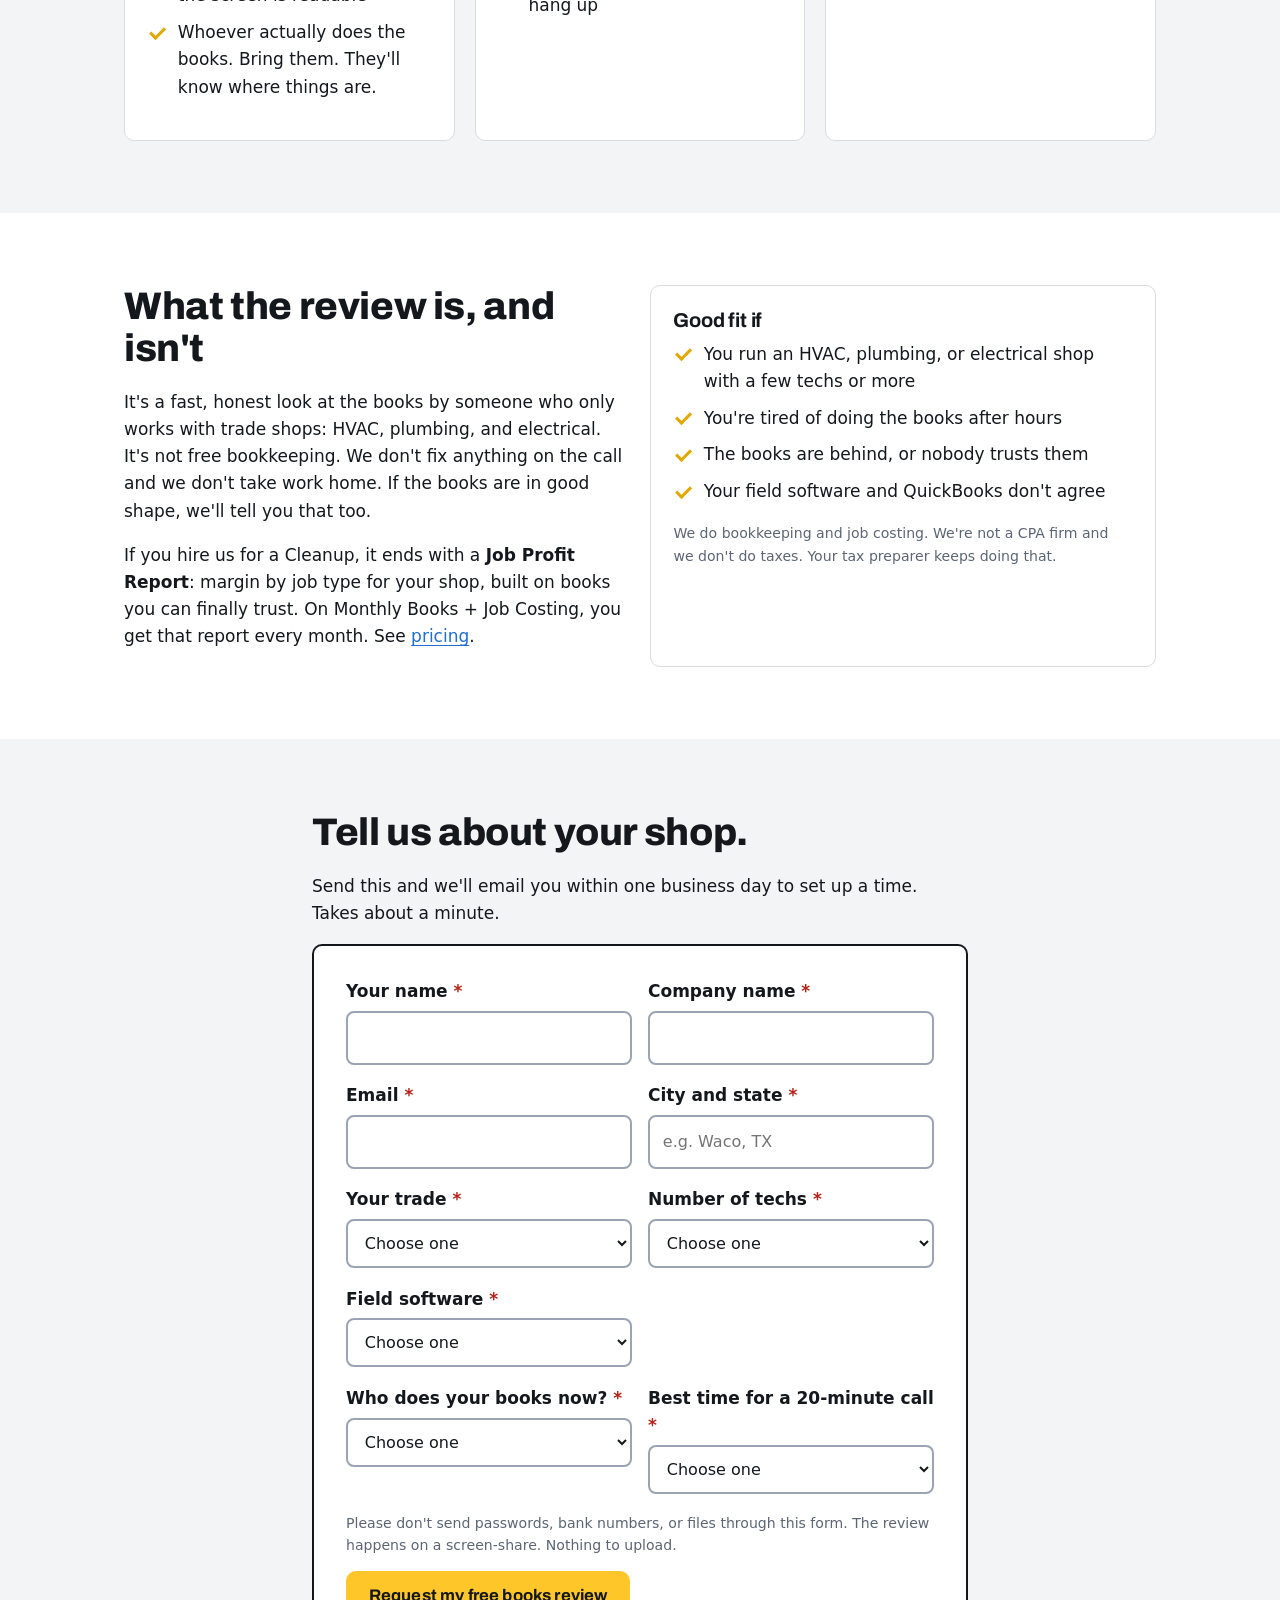
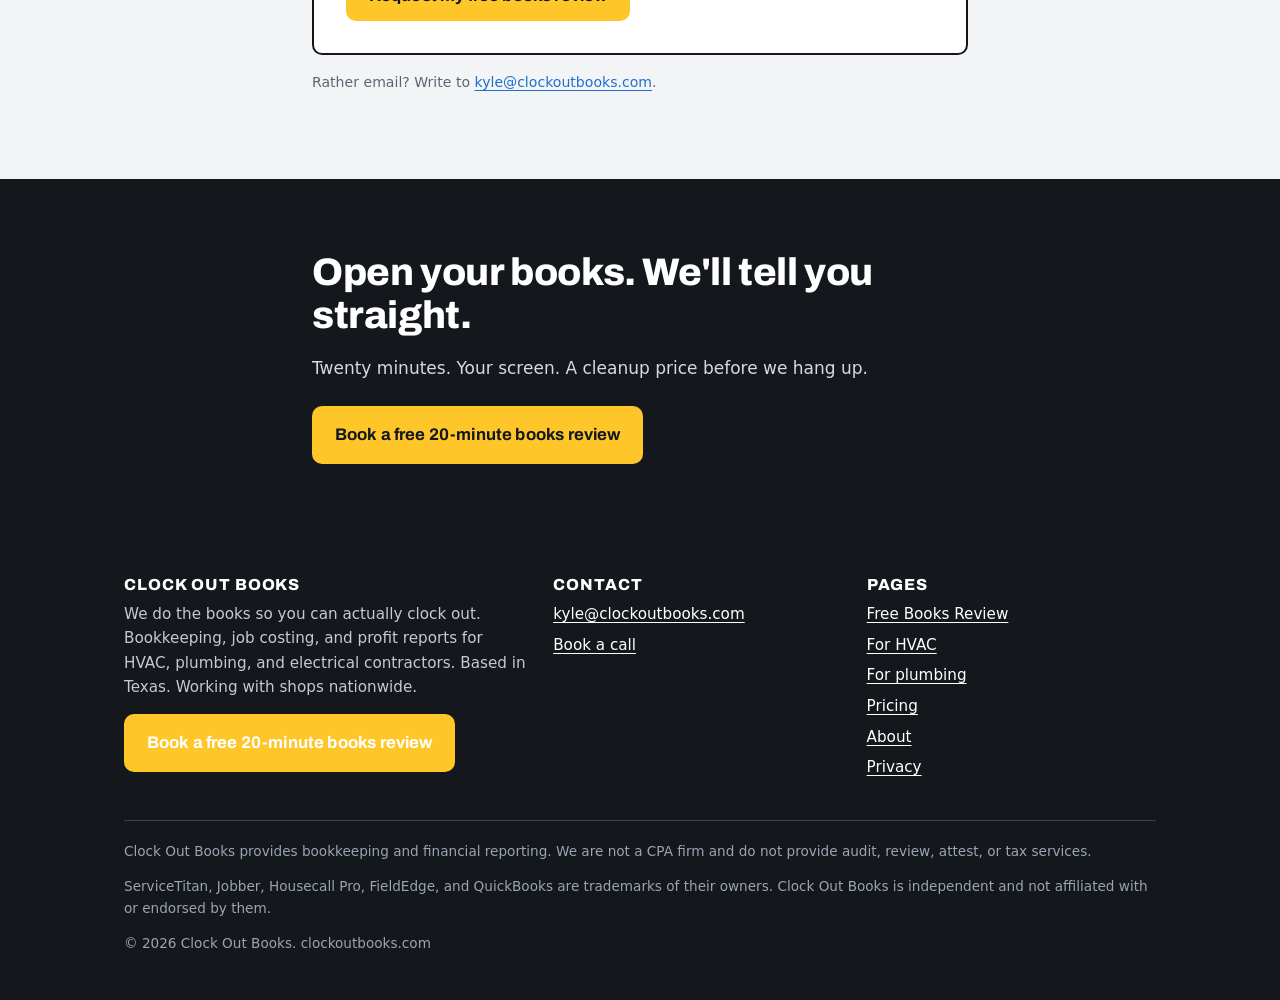
<file: job-profit-check.html>
<!doctype html>
<html lang="en">
<head>
<meta charset="utf-8">
<meta name="viewport" content="width=device-width, initial-scale=1">
<title>Moved: Free Books Review | Clock Out Books</title>
<meta name="robots" content="noindex">
<link rel="canonical" href="https://clockoutbooks.com/books-review">
<meta http-equiv="refresh" content="0; url=/books-review.html">
<link rel="icon" href="/favicon.svg" type="image/svg+xml">
<link rel="stylesheet" href="/styles.css">
<script>window.location.replace("/books-review.html");</script>
</head>
<body>
<main id="main" class="section">
  <div class="wrap narrow">
    <h1>This page moved.</h1>
    <p>We now start with a free 20-minute books review. <a href="/books-review.html">Go to the books review page</a>.</p>
  </div>
</main>
</body>
</html>
</file>
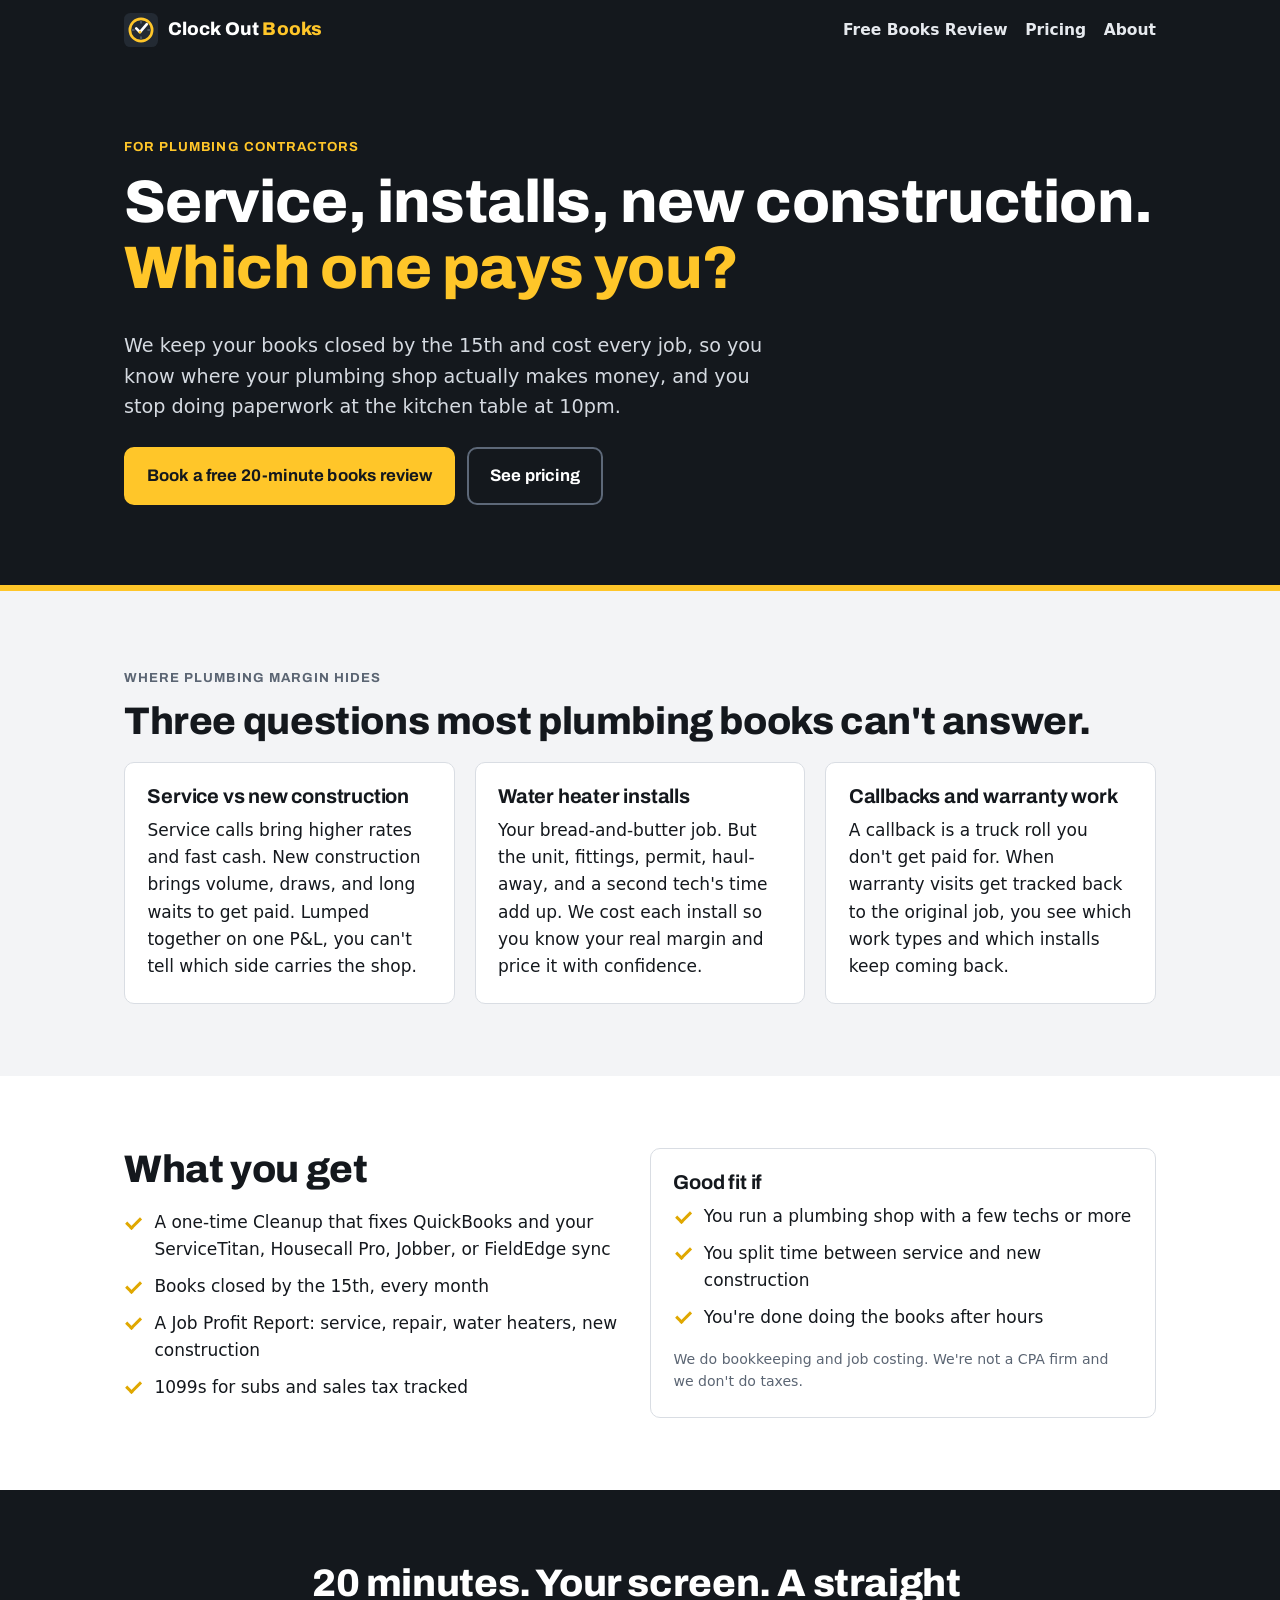
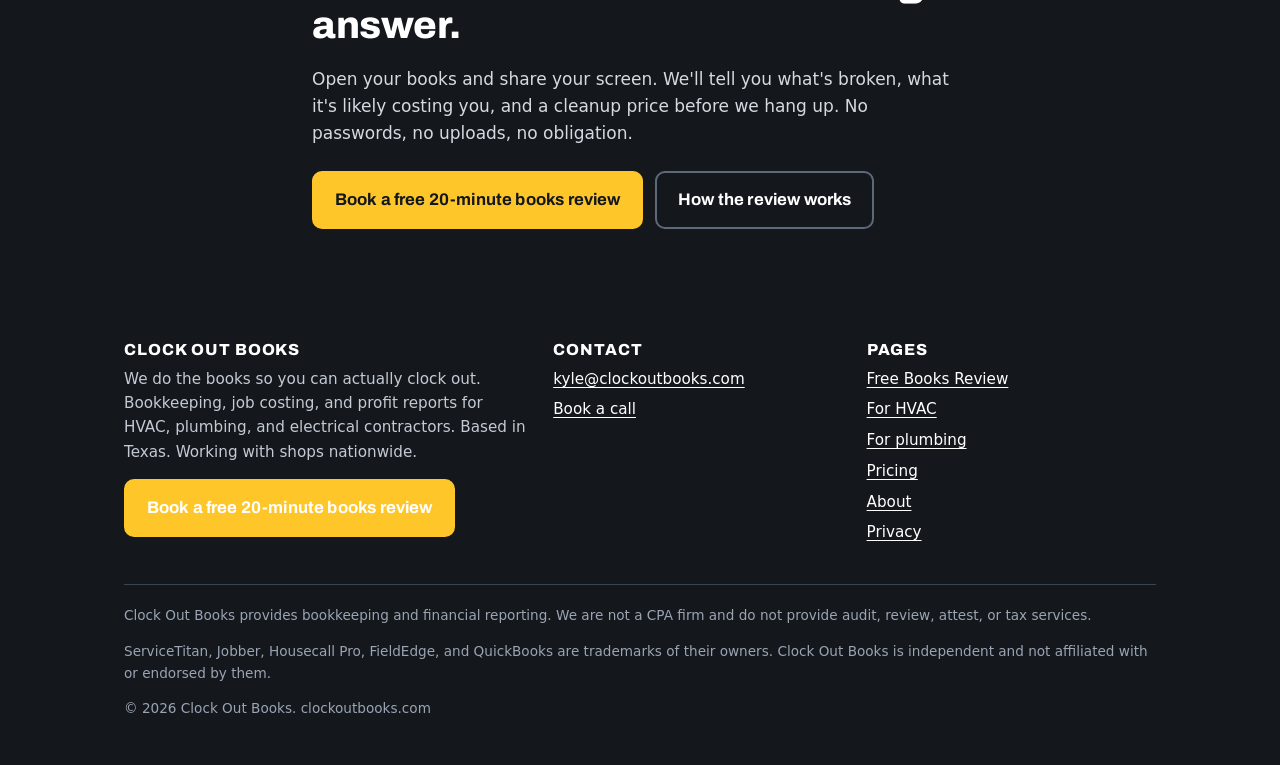
<file: plumbing.html>
<!doctype html>
<html lang="en">
<head>
<meta charset="utf-8">
<meta name="viewport" content="width=device-width, initial-scale=1">
<title>Bookkeeping + Job Costing for Plumbing Contractors | Clock Out Books</title>
<meta name="description" content="Bookkeeping and job costing for plumbing shops: service vs new construction margins, water heater installs, and the true cost of callbacks and warranty work. Free 20-minute books review.">
<link rel="canonical" href="https://clockoutbooks.com/plumbing">
<meta name="theme-color" content="#14181d">
<link rel="icon" href="/favicon.svg" type="image/svg+xml">
<link rel="icon" href="/favicon-32.png" sizes="32x32" type="image/png">
<link rel="apple-touch-icon" href="/apple-touch-icon.png">
<meta property="og:type" content="website">
<meta property="og:site_name" content="Clock Out Books">
<meta property="og:title" content="Bookkeeping + Job Costing for Plumbing Contractors | Clock Out Books">
<meta property="og:description" content="Bookkeeping and job costing for plumbing shops: service vs new construction margins, water heater installs, and the true cost of callbacks and warranty work. Free 20-minute books review.">
<meta property="og:url" content="https://clockoutbooks.com/plumbing">
<meta property="og:image" content="https://clockoutbooks.com/og-image.png">
<meta property="og:image:width" content="1200">
<meta property="og:image:height" content="630">
<meta property="og:image:alt" content="Clock Out Books: We do the books so you can actually clock out.">
<meta name="twitter:card" content="summary_large_image">
<link rel="preconnect" href="https://fonts.googleapis.com">
<link rel="preconnect" href="https://fonts.gstatic.com" crossorigin>
<link rel="stylesheet" href="https://fonts.googleapis.com/css2?family=Archivo:wght@700;800&display=swap">
<link rel="stylesheet" href="/styles.css">
</head>
<body>
<a class="skip" href="#main">Skip to content</a>
<header class="site-header">
  <div class="wrap">
    <a class="brand" href="/" aria-label="Clock Out Books home"><svg viewBox="0 0 64 64" aria-hidden="true" focusable="false"><rect width="64" height="64" rx="12" fill="#232a33"/><circle cx="32" cy="32" r="21" fill="none" stroke="#ffc629" stroke-width="5"/><path d="M32 15.5v3.5M48.5 32H45M32 48.5V45M15.5 32H19" stroke="#5b6573" stroke-width="2.5" stroke-linecap="round"/><path d="M23 29l7 7L43 21" fill="none" stroke="#fff" stroke-width="5" stroke-linecap="round" stroke-linejoin="round"/><circle cx="30" cy="36" r="2.6" fill="#ffc629"/></svg><span>Clock Out <b>Books</b></span></a>
    <nav class="nav" aria-label="Main">
      <a href="/books-review.html">Free Books Review</a>
      <a href="/pricing.html">Pricing</a>
      <a href="/about.html">About</a>
    </nav>
  </div>
</header>
<main id="main">
<section class="hero">
  <div class="wrap">
    <span class="eyebrow">For plumbing contractors</span>
    <h1>Service, installs, new construction. <span class="hl">Which one pays you?</span></h1>
    <p class="lede">We keep your books closed by the 15th and cost every job, so you know where your plumbing shop actually makes money, and you stop doing paperwork at the kitchen table at 10pm.</p>
    <div class="btn-row">
      <a class="btn btn-primary" href="/books-review.html#review-form">Book a free 20-minute books review</a>
      <a class="btn btn-ghost" href="/pricing.html">See pricing</a>
    </div>
  </div>
</section>

<section class="section alt">
  <div class="wrap">
    <span class="eyebrow">Where plumbing margin hides</span>
    <h2>Three questions most plumbing books can't answer.</h2>
    <div class="grid grid-3">
      <div class="card">
        <h3>Service vs new construction</h3>
        <p>Service calls bring higher rates and fast cash. New construction brings volume, draws, and long waits to get paid. Lumped together on one P&amp;L, you can't tell which side carries the shop.</p>
      </div>
      <div class="card">
        <h3>Water heater installs</h3>
        <p>Your bread-and-butter job. But the unit, fittings, permit, haul-away, and a second tech's time add up. We cost each install so you know your real margin and price it with confidence.</p>
      </div>
      <div class="card">
        <h3>Callbacks and warranty work</h3>
        <p>A callback is a truck roll you don't get paid for. When warranty visits get tracked back to the original job, you see which work types and which installs keep coming back.</p>
      </div>
    </div>
  </div>
</section>

<section class="section">
  <div class="wrap grid grid-2">
    <div>
      <h2>What you get</h2>
      <ul class="checks">
        <li>A one-time Cleanup that fixes QuickBooks and your ServiceTitan, Housecall Pro, Jobber, or FieldEdge sync</li>
        <li>Books closed by the 15th, every month</li>
        <li>A Job Profit Report: service, repair, water heaters, new construction</li>
        <li>1099s for subs and sales tax tracked</li>
      </ul>
    </div>
    <div class="card">
      <h3>Good fit if</h3>
      <ul class="checks">
        <li>You run a plumbing shop with a few techs or more</li>
        <li>You split time between service and new construction</li>
        <li>You're done doing the books after hours</li>
      </ul>
      <p class="fine">We do bookkeeping and job costing. We're not a CPA firm and we don't do taxes.</p>
    </div>
  </div>
</section>

<section class="section dark">
  <div class="wrap narrow">
    <h2>20 minutes. Your screen. A straight answer.</h2>
    <p>Open your books and share your screen. We'll tell you what's broken, what it's likely costing you, and a cleanup price before we hang up. No passwords, no uploads, no obligation.</p>
    <div class="btn-row">
      <a class="btn btn-primary" href="/books-review.html#review-form">Book a free 20-minute books review</a>
      <a class="btn btn-ghost" href="/books-review.html">How the review works</a>
    </div>
  </div>
</section>
</main>
<footer class="site-footer">
  <div class="wrap">
    <div class="cols">
      <div>
        <h2>Clock Out Books</h2>
        <p>We do the books so you can actually clock out. Bookkeeping, job costing, and profit reports for HVAC, plumbing, and electrical contractors. Based in Texas. Working with shops nationwide.</p>
        <p><a class="btn btn-primary" href="/books-review.html">Book a free 20-minute books review</a></p>
      </div>
      <div>
        <h2>Contact</h2>
        <ul>
          <li><a href="mailto:kyle@clockoutbooks.com">kyle@clockoutbooks.com</a></li>
          <li><a href="/books-review.html#review-form">Book a call</a></li>
        </ul>
      </div>
      <div>
        <h2>Pages</h2>
        <ul>
          <li><a href="/books-review.html">Free Books Review</a></li>
          <li><a href="/hvac.html">For HVAC</a></li>
          <li><a href="/plumbing.html">For plumbing</a></li>
          <li><a href="/pricing.html">Pricing</a></li>
          <li><a href="/about.html">About</a></li>
          <li><a href="/privacy.html">Privacy</a></li>
        </ul>
      </div>
    </div>
    <div class="legal">
      <p>Clock Out Books provides bookkeeping and financial reporting. We are not a CPA firm and do not provide audit, review, attest, or tax services.</p>
      <p>ServiceTitan, Jobber, Housecall Pro, FieldEdge, and QuickBooks are trademarks of their owners. Clock Out Books is independent and not affiliated with or endorsed by them.</p>
      <p>&copy; <span data-year>2026</span> Clock Out Books. clockoutbooks.com</p>
    </div>
  </div>
</footer>
<script src="/site.js" defer></script>
</body>
</html>
</file>
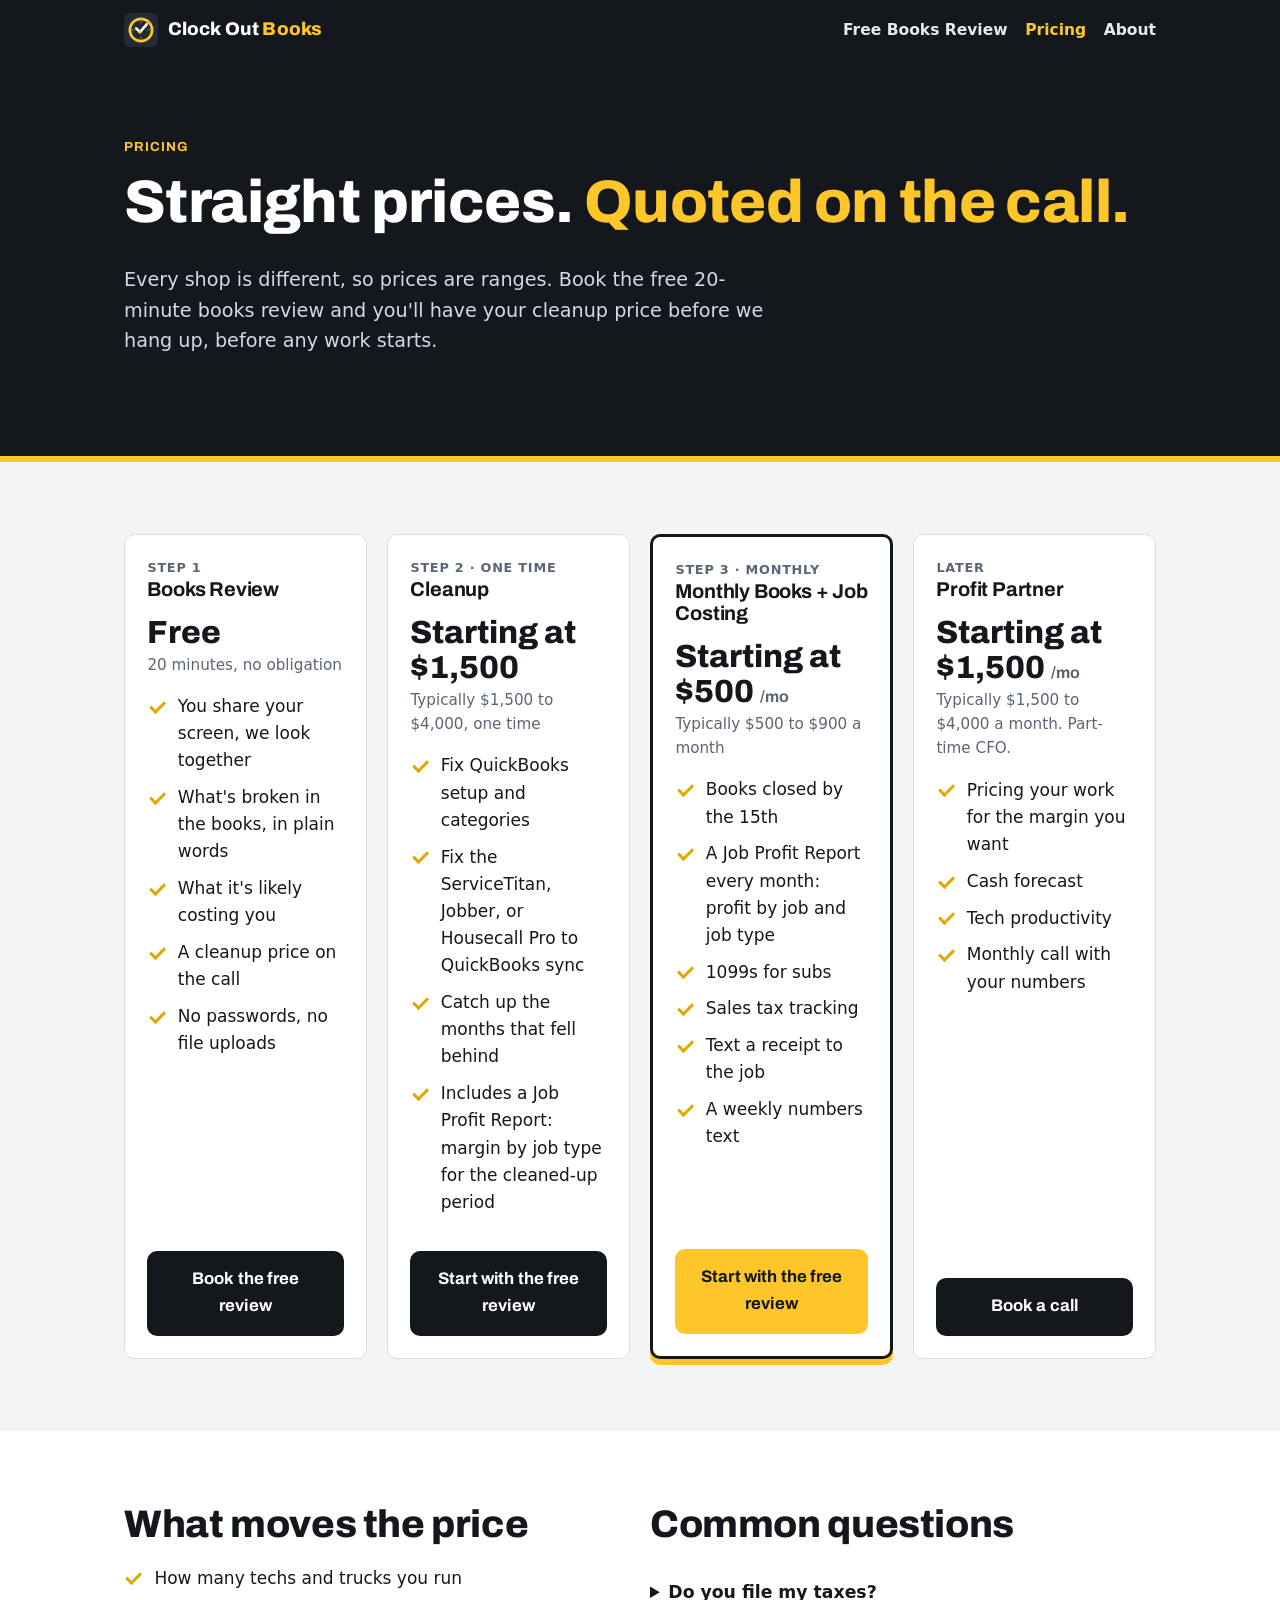
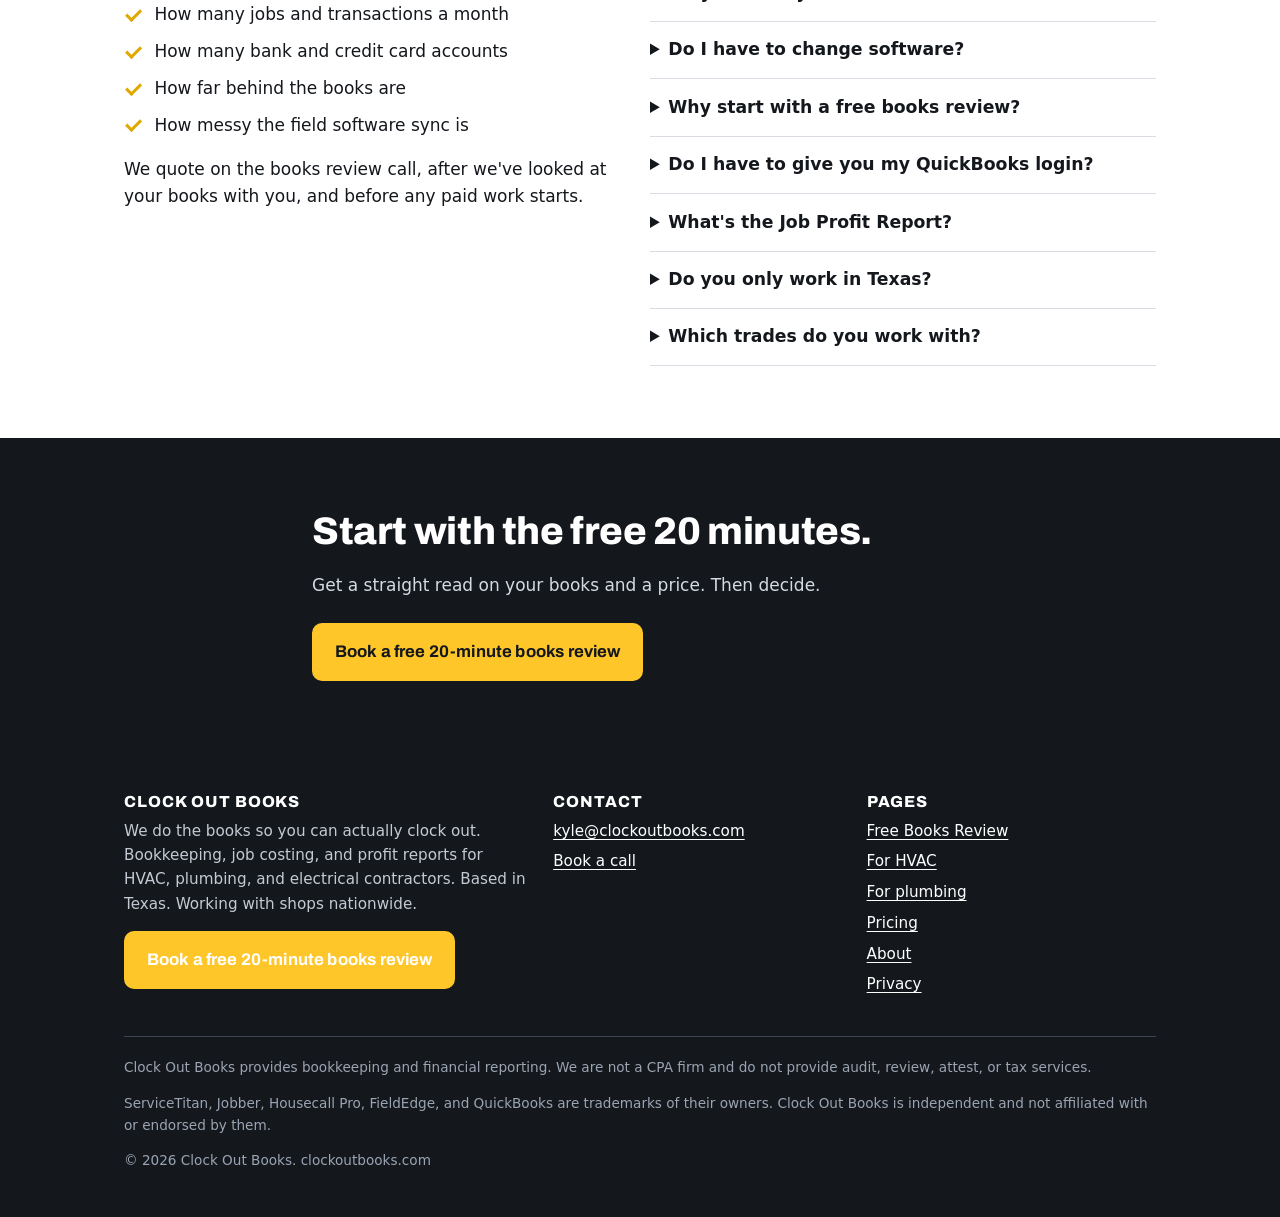
<file: pricing.html>
<!doctype html>
<html lang="en">
<head>
<meta charset="utf-8">
<meta name="viewport" content="width=device-width, initial-scale=1">
<title>Pricing | Clock Out Books</title>
<meta name="description" content="Free 20-minute Books Review, one-time Cleanup starting at $1,500 with a Job Profit Report, Monthly Books + Job Costing starting at $500/mo, and Profit Partner part-time CFO.">
<link rel="canonical" href="https://clockoutbooks.com/pricing">
<meta name="theme-color" content="#14181d">
<link rel="icon" href="/favicon.svg" type="image/svg+xml">
<link rel="icon" href="/favicon-32.png" sizes="32x32" type="image/png">
<link rel="apple-touch-icon" href="/apple-touch-icon.png">
<meta property="og:type" content="website">
<meta property="og:site_name" content="Clock Out Books">
<meta property="og:title" content="Pricing | Clock Out Books">
<meta property="og:description" content="Free 20-minute Books Review, one-time Cleanup starting at $1,500 with a Job Profit Report, Monthly Books + Job Costing starting at $500/mo, and Profit Partner part-time CFO.">
<meta property="og:url" content="https://clockoutbooks.com/pricing">
<meta property="og:image" content="https://clockoutbooks.com/og-image.png">
<meta property="og:image:width" content="1200">
<meta property="og:image:height" content="630">
<meta property="og:image:alt" content="Clock Out Books: We do the books so you can actually clock out.">
<meta name="twitter:card" content="summary_large_image">
<link rel="preconnect" href="https://fonts.googleapis.com">
<link rel="preconnect" href="https://fonts.gstatic.com" crossorigin>
<link rel="stylesheet" href="https://fonts.googleapis.com/css2?family=Archivo:wght@700;800&display=swap">
<link rel="stylesheet" href="/styles.css">
</head>
<body>
<a class="skip" href="#main">Skip to content</a>
<header class="site-header">
  <div class="wrap">
    <a class="brand" href="/" aria-label="Clock Out Books home"><svg viewBox="0 0 64 64" aria-hidden="true" focusable="false"><rect width="64" height="64" rx="12" fill="#232a33"/><circle cx="32" cy="32" r="21" fill="none" stroke="#ffc629" stroke-width="5"/><path d="M32 15.5v3.5M48.5 32H45M32 48.5V45M15.5 32H19" stroke="#5b6573" stroke-width="2.5" stroke-linecap="round"/><path d="M23 29l7 7L43 21" fill="none" stroke="#fff" stroke-width="5" stroke-linecap="round" stroke-linejoin="round"/><circle cx="30" cy="36" r="2.6" fill="#ffc629"/></svg><span>Clock Out <b>Books</b></span></a>
    <nav class="nav" aria-label="Main">
      <a href="/books-review.html">Free Books Review</a>
      <a href="/pricing.html" aria-current="page">Pricing</a>
      <a href="/about.html">About</a>
    </nav>
  </div>
</header>
<main id="main">
<section class="hero">
  <div class="wrap">
    <span class="eyebrow">Pricing</span>
    <h1>Straight prices. <span class="hl">Quoted on the call.</span></h1>
    <p class="lede">Every shop is different, so prices are ranges. Book the free 20-minute books review and you'll have your cleanup price before we hang up, before any work starts.</p>
  </div>
</section>

<section class="section alt">
  <div class="wrap grid grid-4">
    <article class="card price-card">
      <span class="tag">Step 1</span>
      <h3>Books Review</h3>
      <p class="amount">Free <small></small></p>
      <p class="range">20 minutes, no obligation</p>
      <ul class="checks">
        <li>You share your screen, we look together</li>
        <li>What's broken in the books, in plain words</li>
        <li>What it's likely costing you</li>
        <li>A cleanup price on the call</li>
        <li>No passwords, no file uploads</li>
      </ul>
      <a class="btn btn-dark" href="/books-review.html">Book the free review</a>
    </article>
    <article class="card price-card">
      <span class="tag">Step 2 &middot; one time</span>
      <h3>Cleanup</h3>
      <p class="amount">Starting at $1,500 <small></small></p>
      <p class="range">Typically $1,500 to $4,000, one time</p>
      <ul class="checks">
        <li>Fix QuickBooks setup and categories</li>
        <li>Fix the ServiceTitan, Jobber, or Housecall Pro to QuickBooks sync</li>
        <li>Catch up the months that fell behind</li>
        <li>Includes a Job Profit Report: margin by job type for the cleaned-up period</li>
      </ul>
      <a class="btn btn-dark" href="/books-review.html">Start with the free review</a>
    </article>
    <article class="card price-card featured">
      <span class="tag">Step 3 &middot; monthly</span>
      <h3>Monthly Books + Job Costing</h3>
      <p class="amount">Starting at $500 <small>/mo</small></p>
      <p class="range">Typically $500 to $900 a month</p>
      <ul class="checks">
        <li>Books closed by the 15th</li>
        <li>A Job Profit Report every month: profit by job and job type</li>
        <li>1099s for subs</li>
        <li>Sales tax tracking</li>
        <li>Text a receipt to the job</li>
        <li>A weekly numbers text</li>
      </ul>
      <a class="btn btn-primary" href="/books-review.html">Start with the free review</a>
    </article>
    <article class="card price-card" id="profit-partner">
      <span class="tag">Later</span>
      <h3>Profit Partner</h3>
      <p class="amount">Starting at $1,500 <small>/mo</small></p>
      <p class="range">Typically $1,500 to $4,000 a month. Part-time CFO.</p>
      <ul class="checks">
        <li>Pricing your work for the margin you want</li>
        <li>Cash forecast</li>
        <li>Tech productivity</li>
        <li>Monthly call with your numbers</li>
      </ul>
      <a class="btn btn-dark" href="/books-review.html#review-form">Book a call</a>
    </article>
  </div>
</section>

<section class="section">
  <div class="wrap grid grid-2">
    <div>
      <h2>What moves the price</h2>
      <ul class="checks">
        <li>How many techs and trucks you run</li>
        <li>How many jobs and transactions a month</li>
        <li>How many bank and credit card accounts</li>
        <li>How far behind the books are</li>
        <li>How messy the field software sync is</li>
      </ul>
      <p>We quote on the books review call, after we've looked at your books with you, and before any paid work starts.</p>
    </div>
    <div>
      <h2>Common questions</h2>
      <details>
        <summary>Do you file my taxes?</summary>
        <p>No. We're not a CPA firm and we don't do tax work. We keep clean, closed books and hand them to whoever files your taxes.</p>
      </details>
      <details>
        <summary>Do I have to change software?</summary>
        <p>We work with QuickBooks plus ServiceTitan, Jobber, Housecall Pro, or FieldEdge. If you're on something else or nothing at all, tell us on the form.</p>
      </details>
      <details>
        <summary>Why start with a free books review?</summary>
        <p>So you see what we see before you spend a dollar. Twenty minutes, on your screen, and you leave with a straight read on your books and a price. If it's not for you, you don't owe us anything.</p>
      </details>
      <details>
        <summary>Do I have to give you my QuickBooks login?</summary>
        <p>No. On the review, you share your screen and drive. We never ask for passwords. If you hire us later, you add us as our own user with only the access the work needs.</p>
      </details>
      <details>
        <summary>What's the Job Profit Report?</summary>
        <p>Margin by job type using your shop's own job types (for HVAC: maintenance, repair, replacement installs; for plumbing: service, water heaters, new construction), revenue per tech hour, and where margin leaks. It comes with every Cleanup, and every month on Monthly Books + Job Costing.</p>
      </details>
      <details>
        <summary>Do you only work in Texas?</summary>
        <p>We started in Texas, but the work is remote. We work with trade shops nationwide.</p>
      </details>
      <details>
        <summary>Which trades do you work with?</summary>
        <p>HVAC, plumbing, and electrical shops, and roofers and other trades are welcome. Only the trades. That's how we get good at it. See <a href="/hvac.html">HVAC</a> and <a href="/plumbing.html">plumbing</a>.</p>
      </details>
    </div>
  </div>
</section>

<section class="section dark">
  <div class="wrap narrow">
    <h2>Start with the free 20 minutes.</h2>
    <p>Get a straight read on your books and a price. Then decide.</p>
    <div class="btn-row"><a class="btn btn-primary" href="/books-review.html#review-form">Book a free 20-minute books review</a></div>
  </div>
</section>
</main>
<footer class="site-footer">
  <div class="wrap">
    <div class="cols">
      <div>
        <h2>Clock Out Books</h2>
        <p>We do the books so you can actually clock out. Bookkeeping, job costing, and profit reports for HVAC, plumbing, and electrical contractors. Based in Texas. Working with shops nationwide.</p>
        <p><a class="btn btn-primary" href="/books-review.html">Book a free 20-minute books review</a></p>
      </div>
      <div>
        <h2>Contact</h2>
        <ul>
          <li><a href="mailto:kyle@clockoutbooks.com">kyle@clockoutbooks.com</a></li>
          <li><a href="/books-review.html#review-form">Book a call</a></li>
        </ul>
      </div>
      <div>
        <h2>Pages</h2>
        <ul>
          <li><a href="/books-review.html">Free Books Review</a></li>
          <li><a href="/hvac.html">For HVAC</a></li>
          <li><a href="/plumbing.html">For plumbing</a></li>
          <li><a href="/pricing.html">Pricing</a></li>
          <li><a href="/about.html">About</a></li>
          <li><a href="/privacy.html">Privacy</a></li>
        </ul>
      </div>
    </div>
    <div class="legal">
      <p>Clock Out Books provides bookkeeping and financial reporting. We are not a CPA firm and do not provide audit, review, attest, or tax services.</p>
      <p>ServiceTitan, Jobber, Housecall Pro, FieldEdge, and QuickBooks are trademarks of their owners. Clock Out Books is independent and not affiliated with or endorsed by them.</p>
      <p>&copy; <span data-year>2026</span> Clock Out Books. clockoutbooks.com</p>
    </div>
  </div>
</footer>
<script src="/site.js" defer></script>
</body>
</html>
</file>
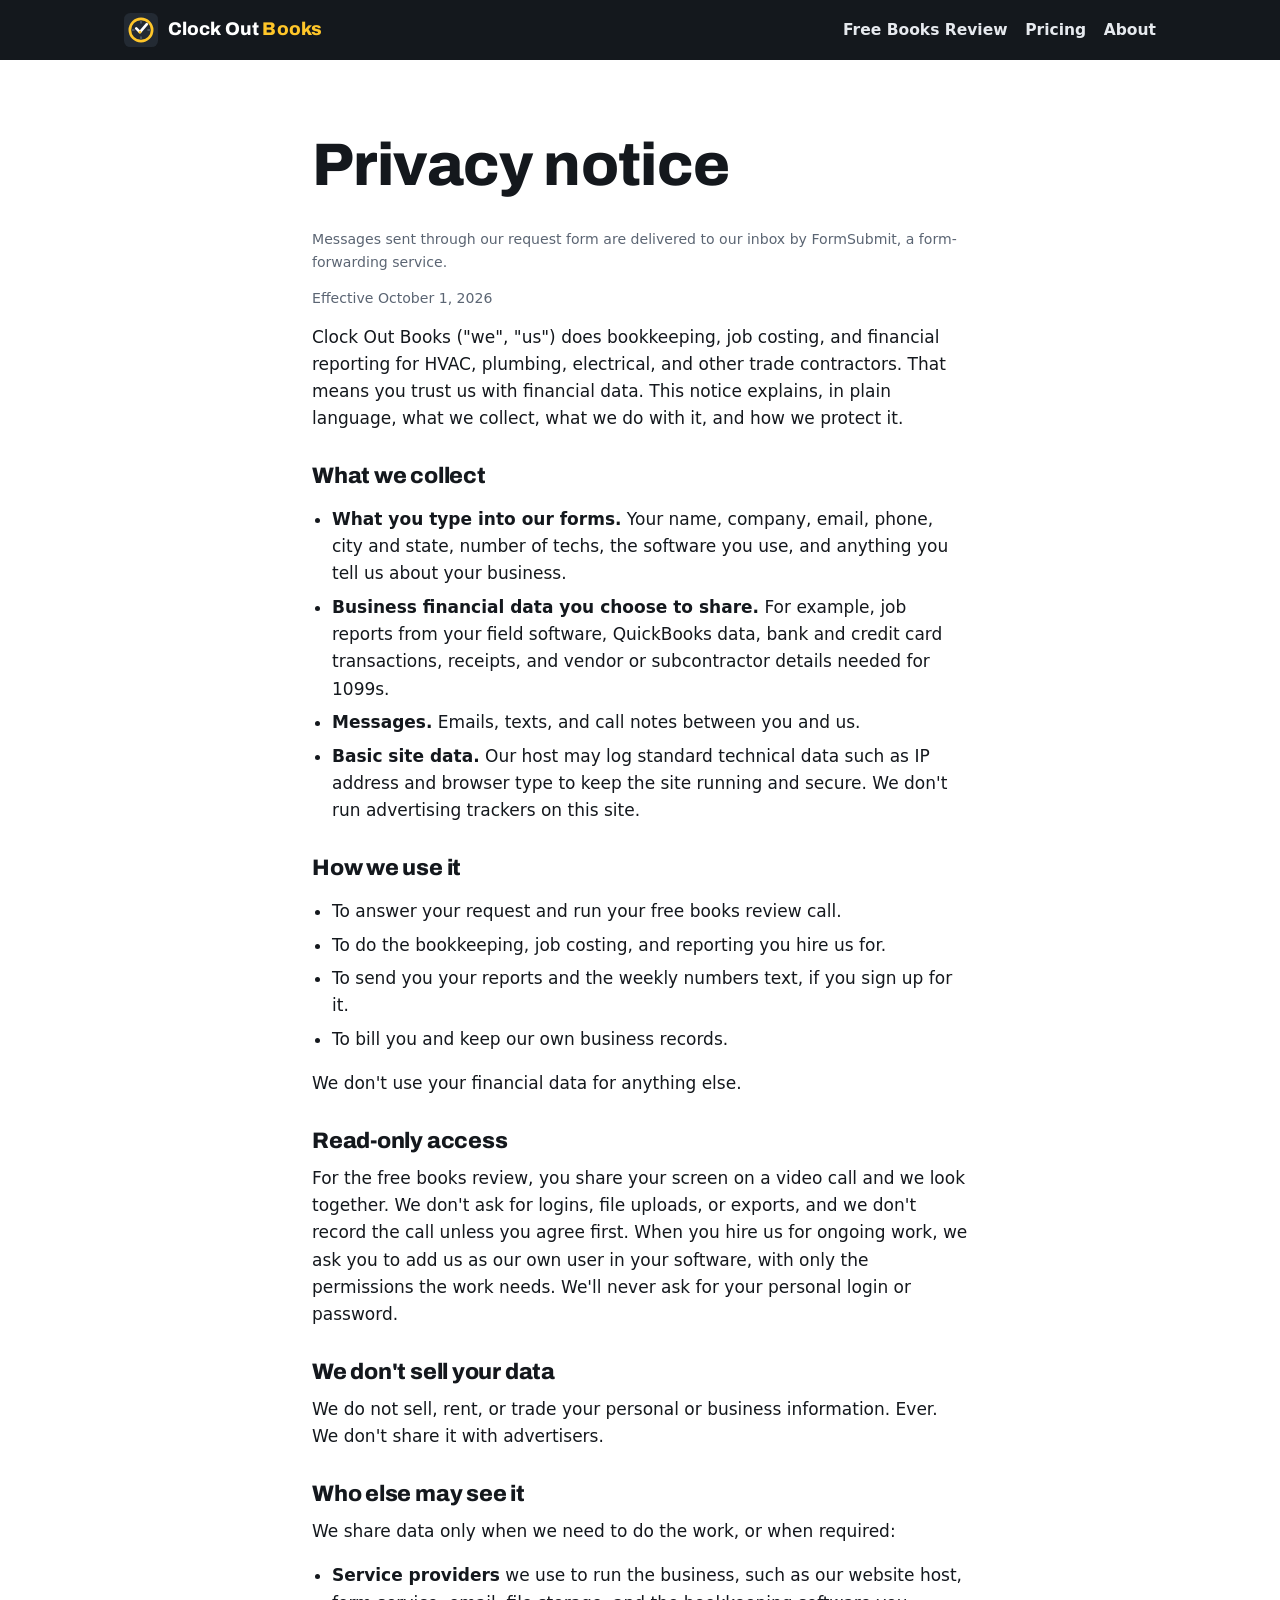
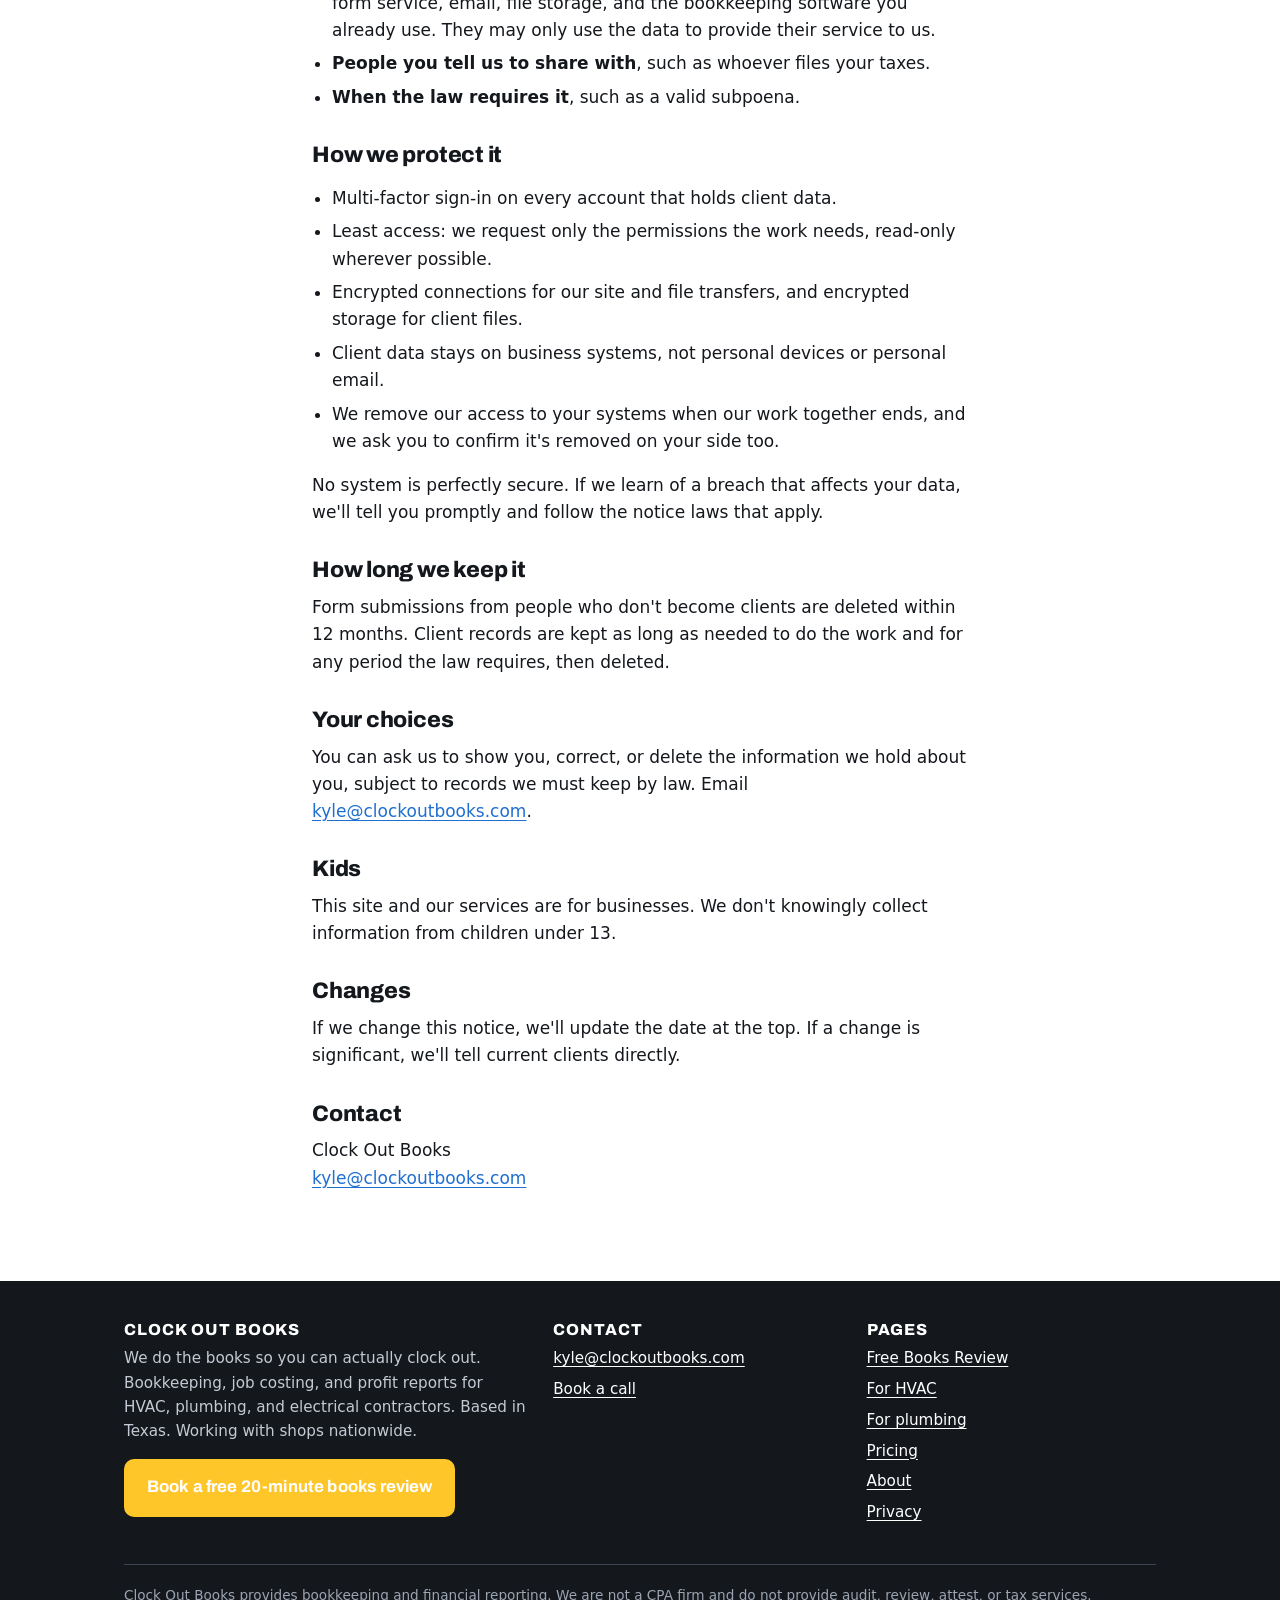
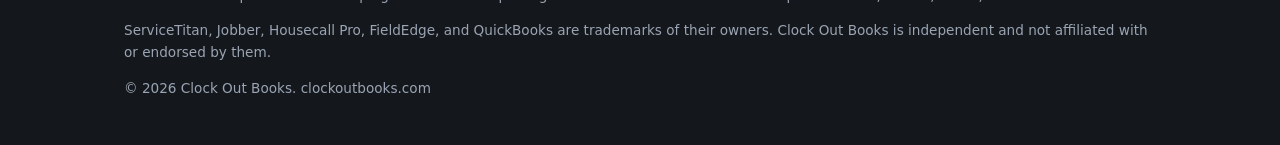
<file: privacy.html>
<!doctype html>
<html lang="en">
<head>
<meta charset="utf-8">
<meta name="viewport" content="width=device-width, initial-scale=1">
<title>Privacy | Clock Out Books</title>
<meta name="description" content="How Clock Out Books collects, uses, and protects the financial data trade contractors share with us.">
<link rel="canonical" href="https://clockoutbooks.com/privacy">
<meta name="theme-color" content="#14181d">
<link rel="icon" href="/favicon.svg" type="image/svg+xml">
<link rel="icon" href="/favicon-32.png" sizes="32x32" type="image/png">
<link rel="apple-touch-icon" href="/apple-touch-icon.png">
<meta property="og:type" content="website">
<meta property="og:site_name" content="Clock Out Books">
<meta property="og:title" content="Privacy | Clock Out Books">
<meta property="og:description" content="How Clock Out Books collects, uses, and protects the financial data trade contractors share with us.">
<meta property="og:url" content="https://clockoutbooks.com/privacy">
<meta property="og:image" content="https://clockoutbooks.com/og-image.png">
<meta property="og:image:width" content="1200">
<meta property="og:image:height" content="630">
<meta property="og:image:alt" content="Clock Out Books: We do the books so you can actually clock out.">
<meta name="twitter:card" content="summary_large_image">
<link rel="preconnect" href="https://fonts.googleapis.com">
<link rel="preconnect" href="https://fonts.gstatic.com" crossorigin>
<link rel="stylesheet" href="https://fonts.googleapis.com/css2?family=Archivo:wght@700;800&display=swap">
<link rel="stylesheet" href="/styles.css">
</head>
<body>
<a class="skip" href="#main">Skip to content</a>
<header class="site-header">
  <div class="wrap">
    <a class="brand" href="/" aria-label="Clock Out Books home"><svg viewBox="0 0 64 64" aria-hidden="true" focusable="false"><rect width="64" height="64" rx="12" fill="#232a33"/><circle cx="32" cy="32" r="21" fill="none" stroke="#ffc629" stroke-width="5"/><path d="M32 15.5v3.5M48.5 32H45M32 48.5V45M15.5 32H19" stroke="#5b6573" stroke-width="2.5" stroke-linecap="round"/><path d="M23 29l7 7L43 21" fill="none" stroke="#fff" stroke-width="5" stroke-linecap="round" stroke-linejoin="round"/><circle cx="30" cy="36" r="2.6" fill="#ffc629"/></svg><span>Clock Out <b>Books</b></span></a>
    <nav class="nav" aria-label="Main">
      <a href="/books-review.html">Free Books Review</a>
      <a href="/pricing.html">Pricing</a>
      <a href="/about.html">About</a>
    </nav>
  </div>
</header>
<main id="main">
<section class="section">
  <div class="wrap narrow prose">
    <h1>Privacy notice</h1>
    <p class="fine">Messages sent through our request form are delivered to our inbox by FormSubmit, a form-forwarding service.</p>
    <p class="fine">Effective October 1, 2026</p>
    <p>Clock Out Books ("we", "us") does bookkeeping, job costing, and financial reporting for HVAC, plumbing, electrical, and other trade contractors. That means you trust us with financial data. This notice explains, in plain language, what we collect, what we do with it, and how we protect it.</p>

    <h2>What we collect</h2>
    <ul>
      <li><strong>What you type into our forms.</strong> Your name, company, email, phone, city and state, number of techs, the software you use, and anything you tell us about your business.</li>
      <li><strong>Business financial data you choose to share.</strong> For example, job reports from your field software, QuickBooks data, bank and credit card transactions, receipts, and vendor or subcontractor details needed for 1099s.</li>
      <li><strong>Messages.</strong> Emails, texts, and call notes between you and us.</li>
      <li><strong>Basic site data.</strong> Our host may log standard technical data such as IP address and browser type to keep the site running and secure. We don't run advertising trackers on this site.</li>
    </ul>

    <h2>How we use it</h2>
    <ul>
      <li>To answer your request and run your free books review call.</li>
      <li>To do the bookkeeping, job costing, and reporting you hire us for.</li>
      <li>To send you your reports and the weekly numbers text, if you sign up for it.</li>
      <li>To bill you and keep our own business records.</li>
    </ul>
    <p>We don't use your financial data for anything else.</p>

    <h2>Read-only access</h2>
    <p>For the free books review, you share your screen on a video call and we look together. We don't ask for logins, file uploads, or exports, and we don't record the call unless you agree first. When you hire us for ongoing work, we ask you to add us as our own user in your software, with only the permissions the work needs. We'll never ask for your personal login or password.</p>

    <h2>We don't sell your data</h2>
    <p>We do not sell, rent, or trade your personal or business information. Ever. We don't share it with advertisers.</p>

    <h2>Who else may see it</h2>
    <p>We share data only when we need to do the work, or when required:</p>
    <ul>
      <li><strong>Service providers</strong> we use to run the business, such as our website host, form service, email, file storage, and the bookkeeping software you already use. They may only use the data to provide their service to us.</li>
      <li><strong>People you tell us to share with</strong>, such as whoever files your taxes.</li>
      <li><strong>When the law requires it</strong>, such as a valid subpoena.</li>
    </ul>

    <h2>How we protect it</h2>
    <ul>
      <li>Multi-factor sign-in on every account that holds client data.</li>
      <li>Least access: we request only the permissions the work needs, read-only wherever possible.</li>
      <li>Encrypted connections for our site and file transfers, and encrypted storage for client files.</li>
      <li>Client data stays on business systems, not personal devices or personal email.</li>
      <li>We remove our access to your systems when our work together ends, and we ask you to confirm it's removed on your side too.</li>
    </ul>
    <p>No system is perfectly secure. If we learn of a breach that affects your data, we'll tell you promptly and follow the notice laws that apply.</p>

    <h2>How long we keep it</h2>
    <p>Form submissions from people who don't become clients are deleted within 12 months. Client records are kept as long as needed to do the work and for any period the law requires, then deleted.</p>

    <h2>Your choices</h2>
    <p>You can ask us to show you, correct, or delete the information we hold about you, subject to records we must keep by law. Email <a href="mailto:kyle@clockoutbooks.com">kyle@clockoutbooks.com</a>.</p>

    <h2>Kids</h2>
    <p>This site and our services are for businesses. We don't knowingly collect information from children under 13.</p>

    <h2>Changes</h2>
    <p>If we change this notice, we'll update the date at the top. If a change is significant, we'll tell current clients directly.</p>

    <h2>Contact</h2>
    <p>Clock Out Books<br><a href="mailto:kyle@clockoutbooks.com">kyle@clockoutbooks.com</a></p>
  </div>
</section>
</main>
<footer class="site-footer">
  <div class="wrap">
    <div class="cols">
      <div>
        <h2>Clock Out Books</h2>
        <p>We do the books so you can actually clock out. Bookkeeping, job costing, and profit reports for HVAC, plumbing, and electrical contractors. Based in Texas. Working with shops nationwide.</p>
        <p><a class="btn btn-primary" href="/books-review.html">Book a free 20-minute books review</a></p>
      </div>
      <div>
        <h2>Contact</h2>
        <ul>
          <li><a href="mailto:kyle@clockoutbooks.com">kyle@clockoutbooks.com</a></li>
          <li><a href="/books-review.html#review-form">Book a call</a></li>
        </ul>
      </div>
      <div>
        <h2>Pages</h2>
        <ul>
          <li><a href="/books-review.html">Free Books Review</a></li>
          <li><a href="/hvac.html">For HVAC</a></li>
          <li><a href="/plumbing.html">For plumbing</a></li>
          <li><a href="/pricing.html">Pricing</a></li>
          <li><a href="/about.html">About</a></li>
          <li><a href="/privacy.html">Privacy</a></li>
        </ul>
      </div>
    </div>
    <div class="legal">
      <p>Clock Out Books provides bookkeeping and financial reporting. We are not a CPA firm and do not provide audit, review, attest, or tax services.</p>
      <p>ServiceTitan, Jobber, Housecall Pro, FieldEdge, and QuickBooks are trademarks of their owners. Clock Out Books is independent and not affiliated with or endorsed by them.</p>
      <p>&copy; <span data-year>2026</span> Clock Out Books. clockoutbooks.com</p>
    </div>
  </div>
</footer>
<script src="/site.js" defer></script>
</body>
</html>
</file>
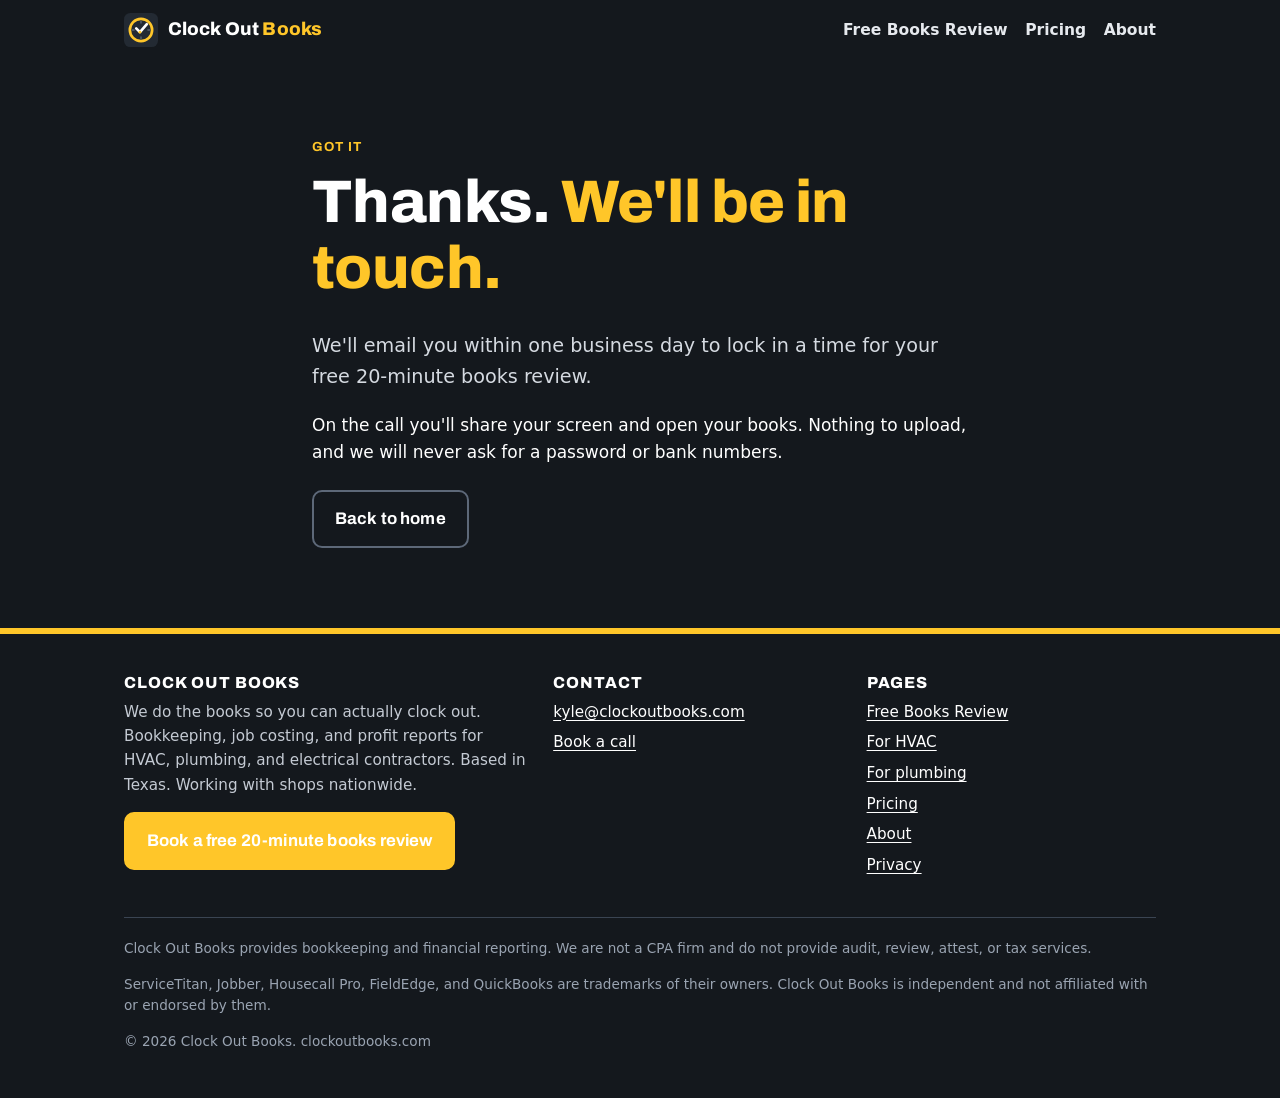
<file: thanks.html>
<!doctype html>
<html lang="en">
<head>
<meta charset="utf-8">
<meta name="viewport" content="width=device-width, initial-scale=1">
<title>Thanks | Clock Out Books</title>
<meta name="description" content="Your books review request is in.">
<meta name="robots" content="noindex">
<link rel="canonical" href="https://clockoutbooks.com/thanks">
<meta name="theme-color" content="#14181d">
<link rel="icon" href="/favicon.svg" type="image/svg+xml">
<link rel="icon" href="/favicon-32.png" sizes="32x32" type="image/png">
<link rel="apple-touch-icon" href="/apple-touch-icon.png">
<meta property="og:type" content="website">
<meta property="og:site_name" content="Clock Out Books">
<meta property="og:title" content="Thanks | Clock Out Books">
<meta property="og:description" content="Your books review request is in.">
<meta property="og:url" content="https://clockoutbooks.com/thanks">
<meta property="og:image" content="https://clockoutbooks.com/og-image.png">
<meta property="og:image:width" content="1200">
<meta property="og:image:height" content="630">
<meta property="og:image:alt" content="Clock Out Books: We do the books so you can actually clock out.">
<meta name="twitter:card" content="summary_large_image">
<link rel="preconnect" href="https://fonts.googleapis.com">
<link rel="preconnect" href="https://fonts.gstatic.com" crossorigin>
<link rel="stylesheet" href="https://fonts.googleapis.com/css2?family=Archivo:wght@700;800&display=swap">
<link rel="stylesheet" href="/styles.css">
</head>
<body>
<a class="skip" href="#main">Skip to content</a>
<header class="site-header">
  <div class="wrap">
    <a class="brand" href="/" aria-label="Clock Out Books home"><svg viewBox="0 0 64 64" aria-hidden="true" focusable="false"><rect width="64" height="64" rx="12" fill="#232a33"/><circle cx="32" cy="32" r="21" fill="none" stroke="#ffc629" stroke-width="5"/><path d="M32 15.5v3.5M48.5 32H45M32 48.5V45M15.5 32H19" stroke="#5b6573" stroke-width="2.5" stroke-linecap="round"/><path d="M23 29l7 7L43 21" fill="none" stroke="#fff" stroke-width="5" stroke-linecap="round" stroke-linejoin="round"/><circle cx="30" cy="36" r="2.6" fill="#ffc629"/></svg><span>Clock Out <b>Books</b></span></a>
    <nav class="nav" aria-label="Main">
      <a href="/books-review.html">Free Books Review</a>
      <a href="/pricing.html">Pricing</a>
      <a href="/about.html">About</a>
    </nav>
  </div>
</header>
<main id="main">
<section class="hero">
  <div class="wrap narrow">
    <span class="eyebrow">Got it</span>
    <h1>Thanks. <span class="hl">We'll be in touch.</span></h1>
    <p class="lede">We'll email you within one business day to lock in a time for your free 20-minute books review.</p>
    <p>On the call you'll share your screen and open your books. Nothing to upload, and we will never ask for a password or bank numbers.</p>
    <div class="btn-row">
      
      <a class="btn btn-ghost" href="/">Back to home</a>
    </div>
  </div>
</section>
</main>
<footer class="site-footer">
  <div class="wrap">
    <div class="cols">
      <div>
        <h2>Clock Out Books</h2>
        <p>We do the books so you can actually clock out. Bookkeeping, job costing, and profit reports for HVAC, plumbing, and electrical contractors. Based in Texas. Working with shops nationwide.</p>
        <p><a class="btn btn-primary" href="/books-review.html">Book a free 20-minute books review</a></p>
      </div>
      <div>
        <h2>Contact</h2>
        <ul>
          <li><a href="mailto:kyle@clockoutbooks.com">kyle@clockoutbooks.com</a></li>
          <li><a href="/books-review.html#review-form">Book a call</a></li>
        </ul>
      </div>
      <div>
        <h2>Pages</h2>
        <ul>
          <li><a href="/books-review.html">Free Books Review</a></li>
          <li><a href="/hvac.html">For HVAC</a></li>
          <li><a href="/plumbing.html">For plumbing</a></li>
          <li><a href="/pricing.html">Pricing</a></li>
          <li><a href="/about.html">About</a></li>
          <li><a href="/privacy.html">Privacy</a></li>
        </ul>
      </div>
    </div>
    <div class="legal">
      <p>Clock Out Books provides bookkeeping and financial reporting. We are not a CPA firm and do not provide audit, review, attest, or tax services.</p>
      <p>ServiceTitan, Jobber, Housecall Pro, FieldEdge, and QuickBooks are trademarks of their owners. Clock Out Books is independent and not affiliated with or endorsed by them.</p>
      <p>&copy; <span data-year>2026</span> Clock Out Books. clockoutbooks.com</p>
    </div>
  </div>
</footer>
<script src="/site.js" defer></script>
</body>
</html>
</file>
<file: styles.css>
/* Clock Out Books - shared styles. No build step. */
:root {
  --ink: #14181d;
  --ink-2: #232a33;
  --steel: #3a4452;
  --muted: #5b6573;
  --line: #d9dde3;
  --paper: #ffffff;
  --paper-2: #f3f4f6;
  --yellow: #ffc629;
  --yellow-dark: #e0a800;
  --cold: #1f6fd1;
  --focus: #1f6fd1;
  --radius: 10px;
  --max: 1080px;
  --font-head: "Archivo", "Arial Narrow", Arial, sans-serif;
  --font-body: system-ui, -apple-system, "Segoe UI", Roboto, Arial, sans-serif;
}

*, *::before, *::after { box-sizing: border-box; }
html { -webkit-text-size-adjust: 100%; }
body {
  margin: 0;
  font-family: var(--font-body);
  font-size: 1.0625rem;
  line-height: 1.6;
  color: var(--ink);
  background: var(--paper);
}
img, svg { max-width: 100%; height: auto; }
a { color: var(--cold); text-underline-offset: 3px; }
a:hover { text-decoration-thickness: 2px; }
:focus-visible { outline: 3px solid var(--focus); outline-offset: 2px; }

h1, h2, h3 {
  font-family: var(--font-head);
  line-height: 1.1;
  letter-spacing: -0.01em;
  margin: 0 0 0.5em;
}
h1 { font-size: clamp(2.2rem, 7vw, 3.75rem); font-weight: 800; }
h2 { font-size: clamp(1.6rem, 4.5vw, 2.4rem); font-weight: 800; }
h3 { font-size: 1.25rem; font-weight: 700; }
p { margin: 0 0 1em; }

.skip {
  position: absolute; left: -9999px; top: 0;
  background: var(--yellow); color: var(--ink); padding: 0.6rem 1rem; z-index: 10;
}
.skip:focus { left: 0.5rem; top: 0.5rem; }

.wrap { width: 100%; max-width: var(--max); margin: 0 auto; padding: 0 1rem; }
@media (min-width: 720px) { .wrap { padding: 0 1.5rem; } }

/* Header */
.site-header { background: var(--ink); color: #fff; }
.site-header .wrap {
  display: flex; flex-wrap: wrap; align-items: center; justify-content: space-between;
  gap: 0.5rem 1rem; padding-top: 0.75rem; padding-bottom: 0.75rem;
}
.brand {
  display: inline-flex; align-items: center; gap: 0.6rem;
  color: #fff; text-decoration: none;
  font-family: var(--font-head); font-weight: 800; font-size: 1.15rem; letter-spacing: 0.01em;
}
.brand svg { width: 34px; height: 34px; flex: none; }
.brand span b { color: var(--yellow); font-weight: 800; }
.nav { display: flex; flex-wrap: wrap; gap: 0.25rem 1.1rem; align-items: center; }
.nav a { color: #e6e9ee; text-decoration: none; font-weight: 600; font-size: 0.97rem; padding: 0.35rem 0; }
.nav a:hover, .nav a[aria-current="page"] { color: var(--yellow); }

/* Buttons */
.btn {
  display: inline-block; text-decoration: none; font-weight: 700;
  font-family: var(--font-head); font-size: 1.05rem; letter-spacing: 0.01em;
  padding: 0.85rem 1.3rem; border-radius: var(--radius); border: 2px solid transparent;
  cursor: pointer; text-align: center; min-height: 48px;
}
.btn-primary { background: var(--yellow); color: var(--ink); border-color: var(--yellow); }
.btn-primary:hover { background: var(--yellow-dark); border-color: var(--yellow-dark); }
.btn-ghost { background: transparent; color: #fff; border-color: #5d6878; }
.btn-ghost:hover { border-color: #fff; }
.btn-dark { background: var(--ink); color: #fff; border-color: var(--ink); }
.btn-dark:hover { background: var(--ink-2); }
.btn-row { display: flex; flex-wrap: wrap; gap: 0.75rem; margin-top: 1.5rem; }
@media (max-width: 480px) { .btn-row .btn { width: 100%; } }

/* Hero */
.hero { background: var(--ink); color: #fff; padding: 3rem 0 3.5rem; border-bottom: 6px solid var(--yellow); }
.hero .eyebrow { color: var(--yellow); }
.hero p.lede { font-size: 1.2rem; color: #d5dae1; max-width: 40rem; }
.hero .note { color: #9aa4b2; font-size: 0.95rem; margin-top: 1.25rem; }
.hero .note strong { color: #fff; }
.hero .note a { color: var(--yellow); }
.eyebrow {
  display: inline-block; font-family: var(--font-head); font-weight: 700;
  text-transform: uppercase; letter-spacing: 0.08em; font-size: 0.82rem; margin-bottom: 0.75rem; color: var(--muted);
}
.hero h1 .hl { color: var(--yellow); }
@media (min-width: 720px) { .hero { padding: 4.5rem 0 5rem; } }

/* Sections */
.section { padding: 3rem 0; }
.section.alt { background: var(--paper-2); }
.section.dark { background: var(--ink); color: #fff; }
.section.dark p { color: #d5dae1; }
@media (min-width: 720px) { .section { padding: 4.5rem 0; } }
.narrow { max-width: 44rem; }
.lead { font-size: 1.15rem; color: var(--steel); }

.grid { display: grid; gap: 1rem; }
@media (min-width: 720px) {
  .grid-2 { grid-template-columns: repeat(2, 1fr); gap: 1.25rem; }
  .grid-3 { grid-template-columns: repeat(3, 1fr); gap: 1.25rem; }
  .grid-4 { grid-template-columns: repeat(2, 1fr); gap: 1.25rem; }
}
@media (min-width: 1000px) { .grid-4 { grid-template-columns: repeat(4, 1fr); } }

.card {
  background: var(--paper); border: 1px solid var(--line); border-radius: var(--radius);
  padding: 1.4rem;
}
.card p:last-child { margin-bottom: 0; }

.checks { list-style: none; padding: 0; margin: 0 0 1em; }
.checks li { position: relative; padding-left: 1.9rem; margin-bottom: 0.6rem; }
.checks li::before {
  content: ""; position: absolute; left: 0.15rem; top: 0.45em;
  width: 0.95rem; height: 0.55rem; border-left: 3px solid var(--yellow-dark); border-bottom: 3px solid var(--yellow-dark);
  transform: rotate(-45deg);
}
.dark .checks li::before { border-color: var(--yellow); }
.xs { list-style: none; padding: 0; margin: 0; }
.xs li { position: relative; padding-left: 1.9rem; margin-bottom: 0.6rem; }
.xs li::before { content: "\2715"; position: absolute; left: 0.2rem; color: var(--muted); font-weight: 700; }

/* Pain list */
.pain { list-style: none; padding: 0; margin: 0; display: grid; gap: 0.75rem; }
.pain li {
  background: var(--paper); border-left: 5px solid var(--yellow); padding: 0.9rem 1rem;
  border-radius: 0 var(--radius) var(--radius) 0; font-weight: 600;
}

/* Ledger table */
.ledger-wrap { overflow-x: auto; -webkit-overflow-scrolling: touch; border: 2px solid var(--ink); border-radius: var(--radius); background: var(--paper); }
table.ledger { width: 100%; border-collapse: collapse; min-width: 520px; font-variant-numeric: tabular-nums; }
.ledger caption { text-align: left; padding: 0.9rem 1rem; font-weight: 700; font-family: var(--font-head); background: var(--ink); color: #fff; }
.ledger th, .ledger td { padding: 0.75rem 1rem; text-align: right; border-bottom: 1px solid var(--line); }
.ledger th:first-child, .ledger td:first-child { text-align: left; }
.ledger thead th { font-size: 0.85rem; text-transform: uppercase; letter-spacing: 0.05em; color: var(--muted); }
.ledger td.q { color: var(--cold); font-weight: 800; font-family: var(--font-head); font-size: 1.15rem; }
.ledger tfoot td { border-bottom: 4px double var(--ink); border-top: 2px solid var(--ink); font-weight: 800; }

/* Steps */
.steps { counter-reset: step; list-style: none; padding: 0; margin: 0; display: grid; gap: 1rem; }
@media (min-width: 900px) { .steps { grid-template-columns: repeat(3, 1fr); } }
.steps li { counter-increment: step; background: var(--paper); border: 1px solid var(--line); border-radius: var(--radius); padding: 1.4rem; position: relative; }
.steps li::before {
  content: counter(step); display: inline-grid; place-items: center;
  width: 2.2rem; height: 2.2rem; border-radius: 50%; background: var(--yellow); color: var(--ink);
  font-family: var(--font-head); font-weight: 800; margin-bottom: 0.75rem;
}
.steps .price { font-family: var(--font-head); font-weight: 700; color: var(--steel); }

/* Pricing */
.price-card { display: flex; flex-direction: column; }
.price-card.featured { border: 3px solid var(--ink); box-shadow: 0 6px 0 var(--yellow); }
.price-card .tag { font-size: 0.8rem; font-weight: 700; text-transform: uppercase; letter-spacing: 0.06em; color: var(--muted); }
.price-card .amount { font-family: var(--font-head); font-weight: 800; font-size: 2rem; line-height: 1.1; margin: 0.3rem 0 0.15rem; }
.price-card .amount small { font-size: 1rem; font-weight: 700; color: var(--muted); }
.price-card .range { color: var(--muted); font-size: 0.95rem; margin-bottom: 1rem; }
.price-card .checks { flex: 1; }
.price-card .btn { margin-top: 0.5rem; }

.pill-list { display: flex; flex-wrap: wrap; gap: 0.5rem; list-style: none; padding: 0; margin: 1rem 0; }
.pill-list li { border: 2px solid var(--steel); border-radius: 999px; padding: 0.3rem 0.85rem; font-weight: 700; font-size: 0.95rem; }
.dark .pill-list li { border-color: #5d6878; color: #fff; }
.fine { font-size: 0.88rem; color: var(--muted); }
.dark .fine { color: #9aa4b2; }

/* FAQ */
details { border-bottom: 1px solid var(--line); padding: 0.9rem 0; }
summary { cursor: pointer; font-weight: 700; font-size: 1.08rem; }
details p { margin: 0.6rem 0 0; }

/* Form */
.form { background: var(--paper); border: 2px solid var(--ink); border-radius: var(--radius); padding: 1.25rem; }
@media (min-width: 720px) { .form { padding: 2rem; } }
.field { margin-bottom: 1.1rem; }
.field label, .field legend { display: block; font-weight: 700; margin-bottom: 0.35rem; }
.field .hint { display: block; font-weight: 400; color: var(--muted); font-size: 0.92rem; }
.field input[type="text"], .field input[type="email"], .field input[type="tel"], .field input[type="number"],
.field select, .field textarea {
  width: 100%; font: inherit; font-size: 1rem; padding: 0.75rem 0.8rem; min-height: 48px;
  border: 2px solid #9aa4b2; border-radius: 8px; background: #fff; color: var(--ink);
}
.field textarea { min-height: 7rem; resize: vertical; }
.field input:focus, .field select:focus, .field textarea:focus { border-color: var(--focus); outline: 3px solid rgba(31,111,209,0.25); outline-offset: 0; }
.field-row { display: grid; gap: 0 1rem; }
@media (min-width: 620px) { .field-row { grid-template-columns: 1fr 1fr; } }
.req { color: #b42318; }
.hp { position: absolute; left: -9999px; width: 1px; height: 1px; overflow: hidden; }
.form-status { margin-top: 1rem; padding: 0.9rem 1rem; border-radius: 8px; font-weight: 600; }
.form-status.ok { background: #e7f4ea; border: 2px solid #2e7d32; }
.form-status.err { background: #fdecea; border: 2px solid #b42318; }
.form-status:empty { display: none; }

/* Footer */
.site-footer { background: var(--ink); color: #c4cad3; padding: 2.5rem 0 2rem; font-size: 0.95rem; }
.site-footer a { color: #fff; }
.site-footer .cols { display: grid; gap: 1.5rem; }
@media (min-width: 720px) { .site-footer .cols { grid-template-columns: 1.4fr 1fr 1fr; } }
.site-footer h2 { font-size: 1rem; color: #fff; text-transform: uppercase; letter-spacing: 0.06em; }
.site-footer ul { list-style: none; padding: 0; margin: 0; }
.site-footer li { margin-bottom: 0.4rem; }
.site-footer .legal { border-top: 1px solid var(--steel); margin-top: 2rem; padding-top: 1.25rem; font-size: 0.85rem; color: #9aa4b2; }
.site-footer address { font-style: normal; }

/* Prose pages (privacy) */
.prose h2 { font-size: 1.4rem; margin-top: 2rem; }
.prose ul { padding-left: 1.25rem; }
.prose li { margin-bottom: 0.4rem; }

@media (prefers-reduced-motion: reduce) { * { transition: none !important; scroll-behavior: auto !important; } }
@media print { .site-header .nav, .btn, .site-footer .cols { display: none; } body { font-size: 11pt; } }

/* Who we work with strip */
.trade-strip { list-style: none; padding: 0; margin: 1.25rem 0 0; display: grid; gap: 0.75rem; }
@media (min-width: 640px) { .trade-strip { grid-template-columns: repeat(2, 1fr); } }
@media (min-width: 1000px) { .trade-strip { grid-template-columns: repeat(4, 1fr); } }
.trade-strip a, .trade-strip div {
  display: block; height: 100%; padding: 1rem 1.1rem; border: 2px solid var(--line);
  border-radius: var(--radius); color: var(--ink); text-decoration: none; background: var(--paper);
}
.trade-strip a { border-color: var(--steel); }
.trade-strip a:hover { border-color: var(--yellow-dark); }
.trade-strip strong { display: block; font-family: var(--font-head); font-size: 1.15rem; margin-bottom: 0.25rem; }
.trade-strip a strong::after { content: " \2192"; color: var(--yellow-dark); }
.trade-strip span { display: block; color: var(--muted); font-size: 0.95rem; line-height: 1.45; }
</file>
